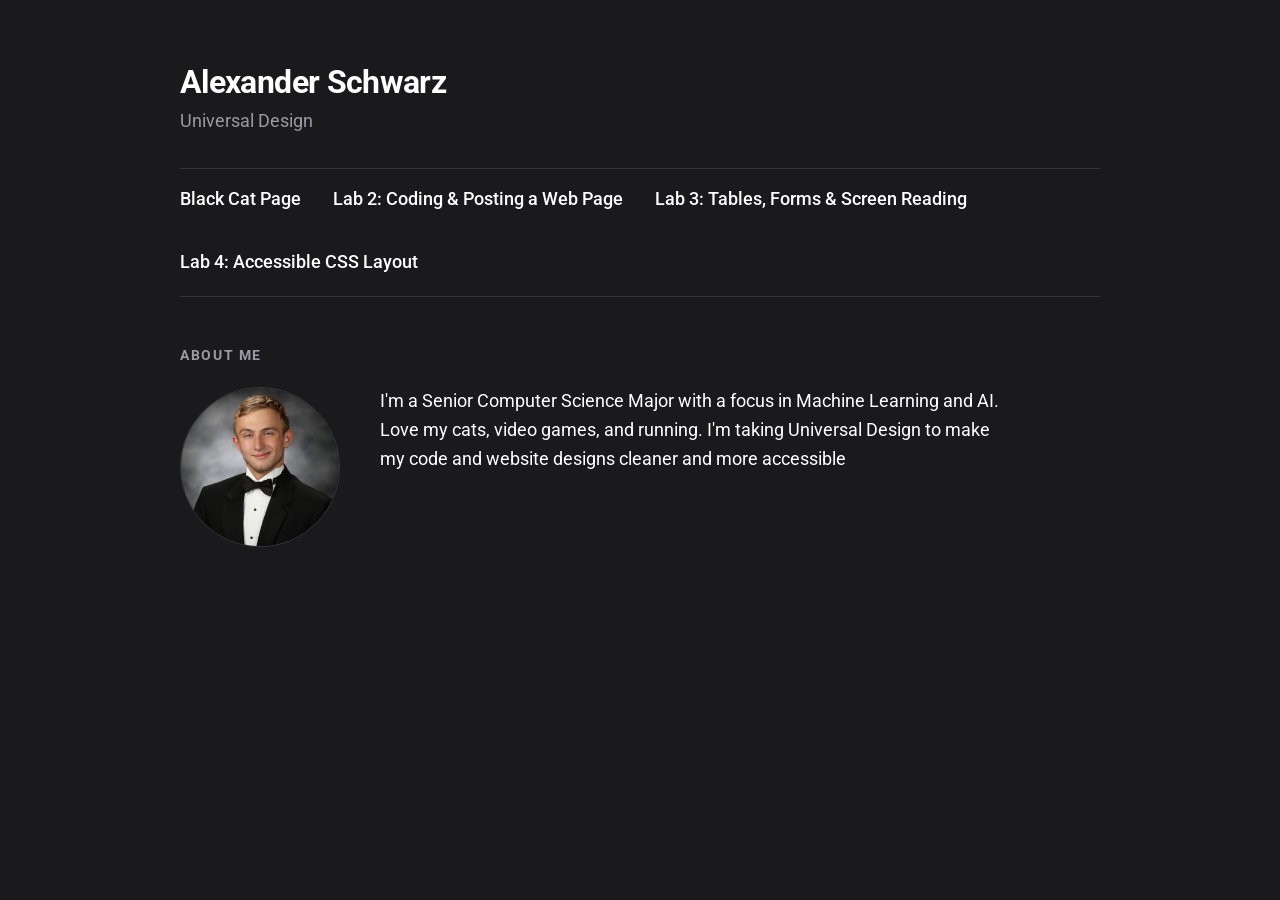
<file: index.html>
<!DOCTYPE html>
<html lang="en">
<head>
  <meta charset="utf-8">
  <meta name="viewport" content="width=device-width, initial-scale=1">
  <title>Alexander Schwarz</title>
  <meta name="description" content="Alexander Schwarz, senior computer science major. Lab projects for Universal Design.">
  <link rel="icon" href="favicon.ico">
  <link rel="preconnect" href="https://fonts.googleapis.com">
  <link rel="preconnect" href="https://fonts.gstatic.com" crossorigin>
  <link rel="stylesheet" href="https://fonts.googleapis.com/css2?family=Roboto:wght@400;500;700&amp;display=swap">
  <link rel="stylesheet" href="styles.css">
</head>

<body>

  <a class="skip-link" href="#main">Skip to main content</a>

  <header>
    <h1>Alexander Schwarz</h1>
    <p class="role">Universal Design</p>

    <nav aria-labelledby="nav-heading">
      <h2 id="nav-heading" class="visually-hidden">Lab projects</h2>
      <ul>
                <li><a href="https://amswulf.github.io/universal-design/black-cat-wikipedia/">Black Cat Page</a></li>
        <li><a href="https://amswulf.github.io/universal-design/bengal-cat-wikipedia/">Lab 2: Coding &amp; Posting a Web Page</a></li>
        <li><a href="https://amswulf.github.io/universal-design/Screen-Reader-Tables/">Lab 3: Tables, Forms &amp; Screen Reading</a></li>
        <li><a href="https://amswulf.github.io/universal-design/big-cats-css-layout/">Lab 4: Accessible CSS Layout</a></li>
      </ul>
    </nav>
  </header>

  <main id="main">
    <section aria-labelledby="about-heading">
      <h2 id="about-heading">About me</h2>

      <div class="about">
        <img class="portrait" src="portrait.png" width="320" height="320" alt="Alexander Schwarz">
        <div class="bio">
          <p>I'm a Senior Computer Science Major with a focus in Machine Learning and AI. Love my cats, video games, and running. I'm taking Universal Design to make my code and website designs cleaner and more accessible</p>
        </div>
      </div>
    </section>
  </main>

</body>
</html>
</file>
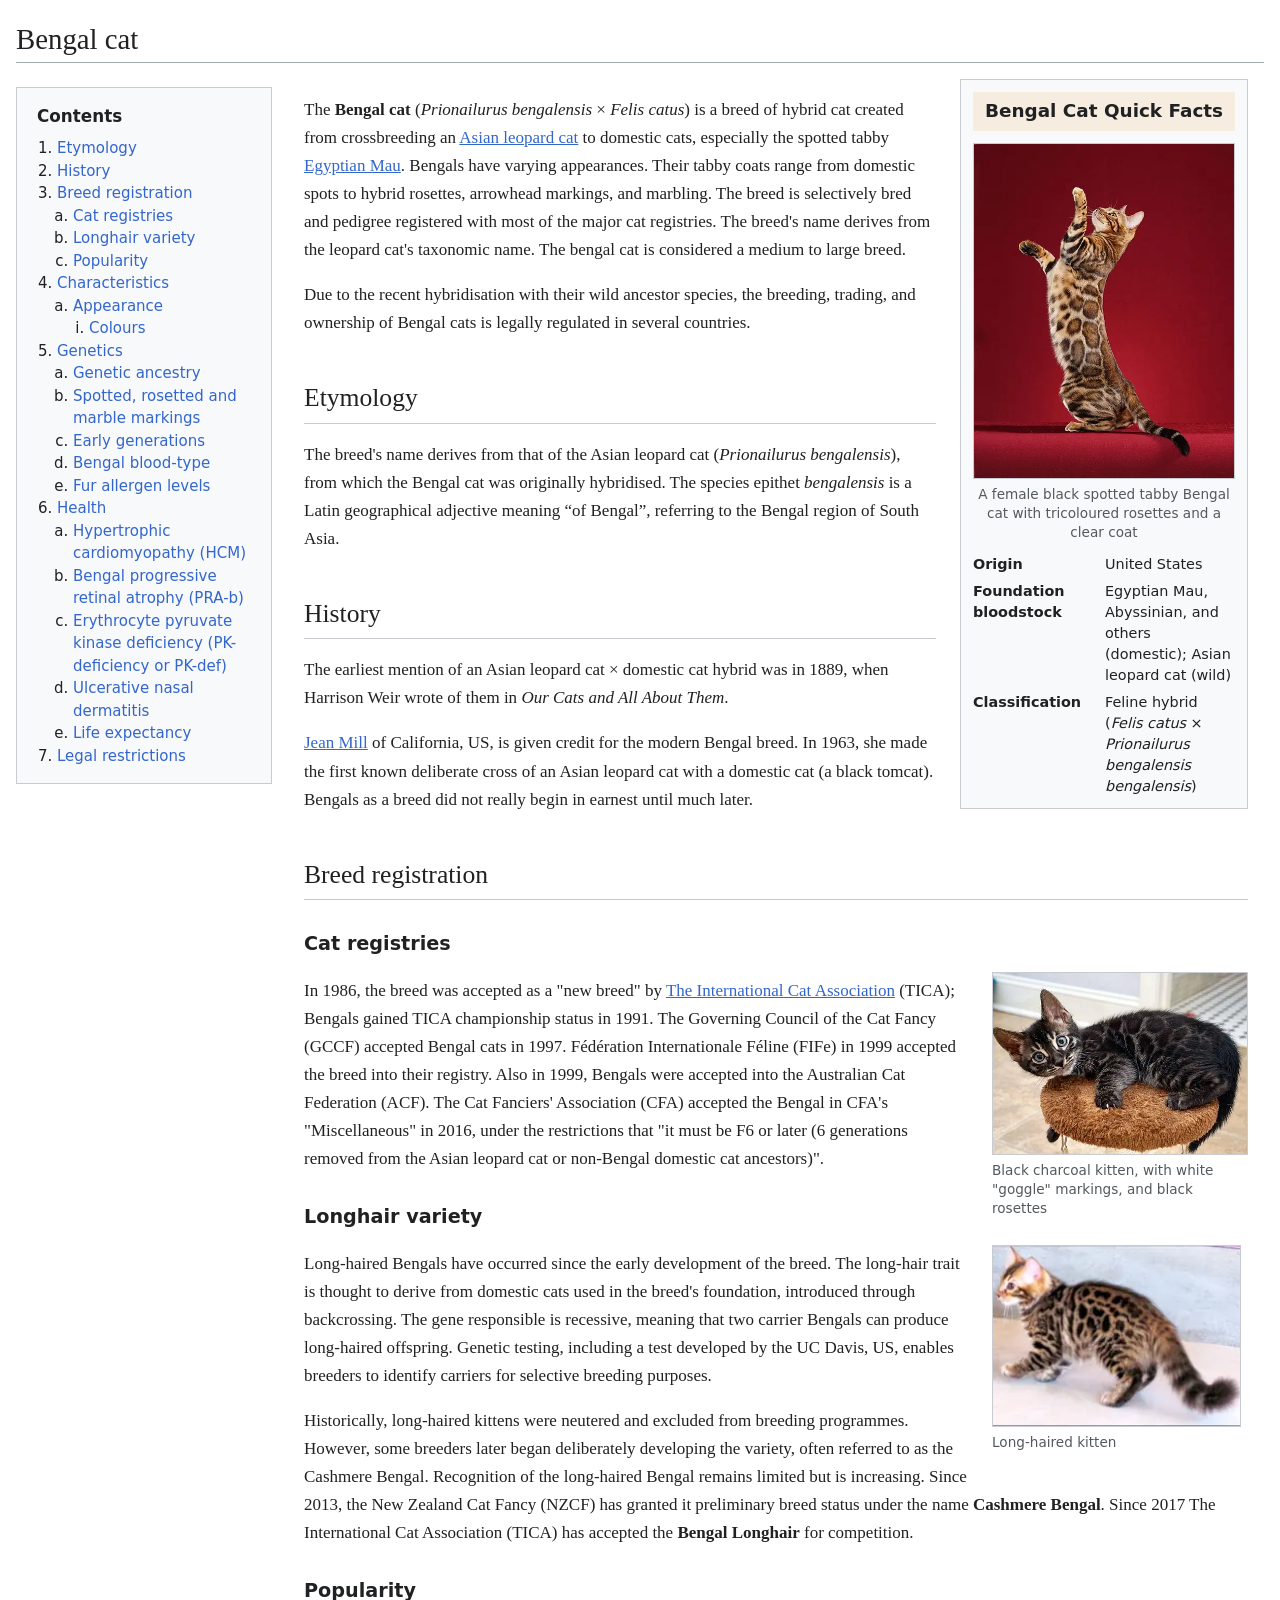
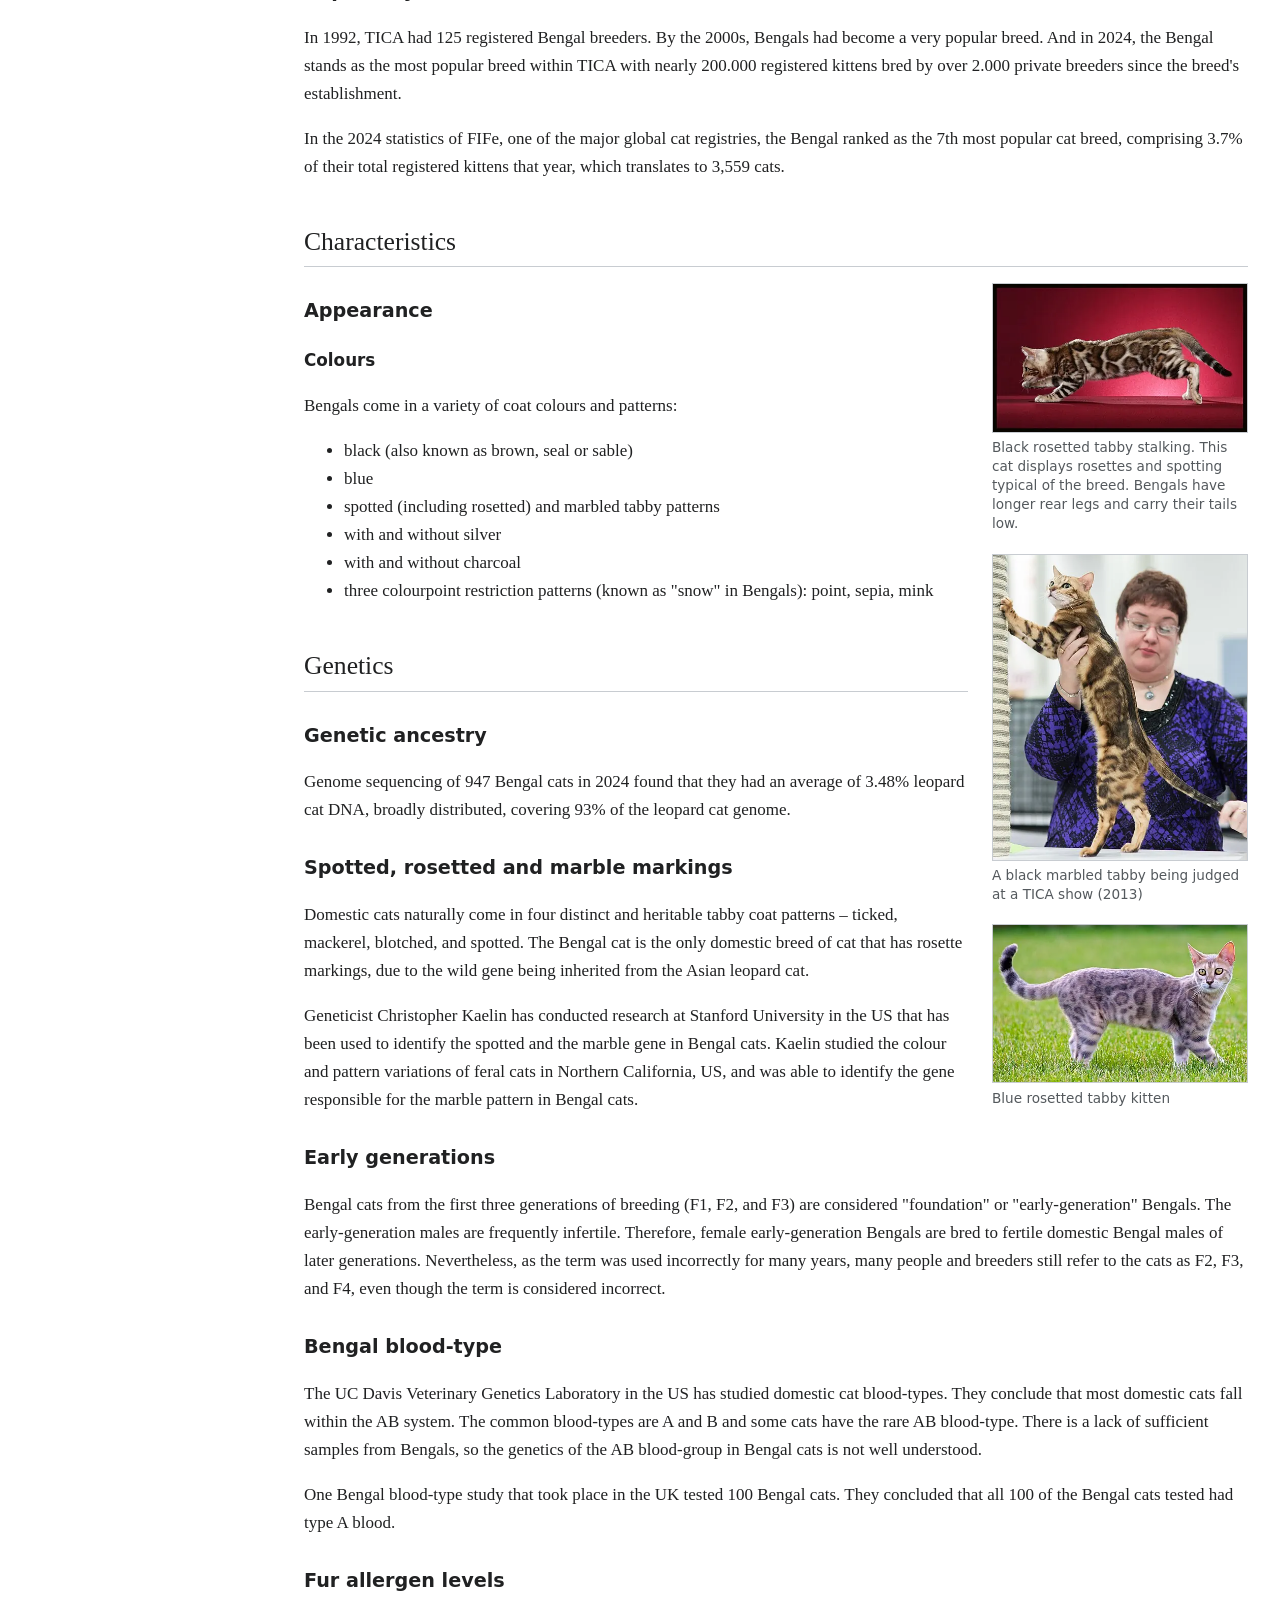
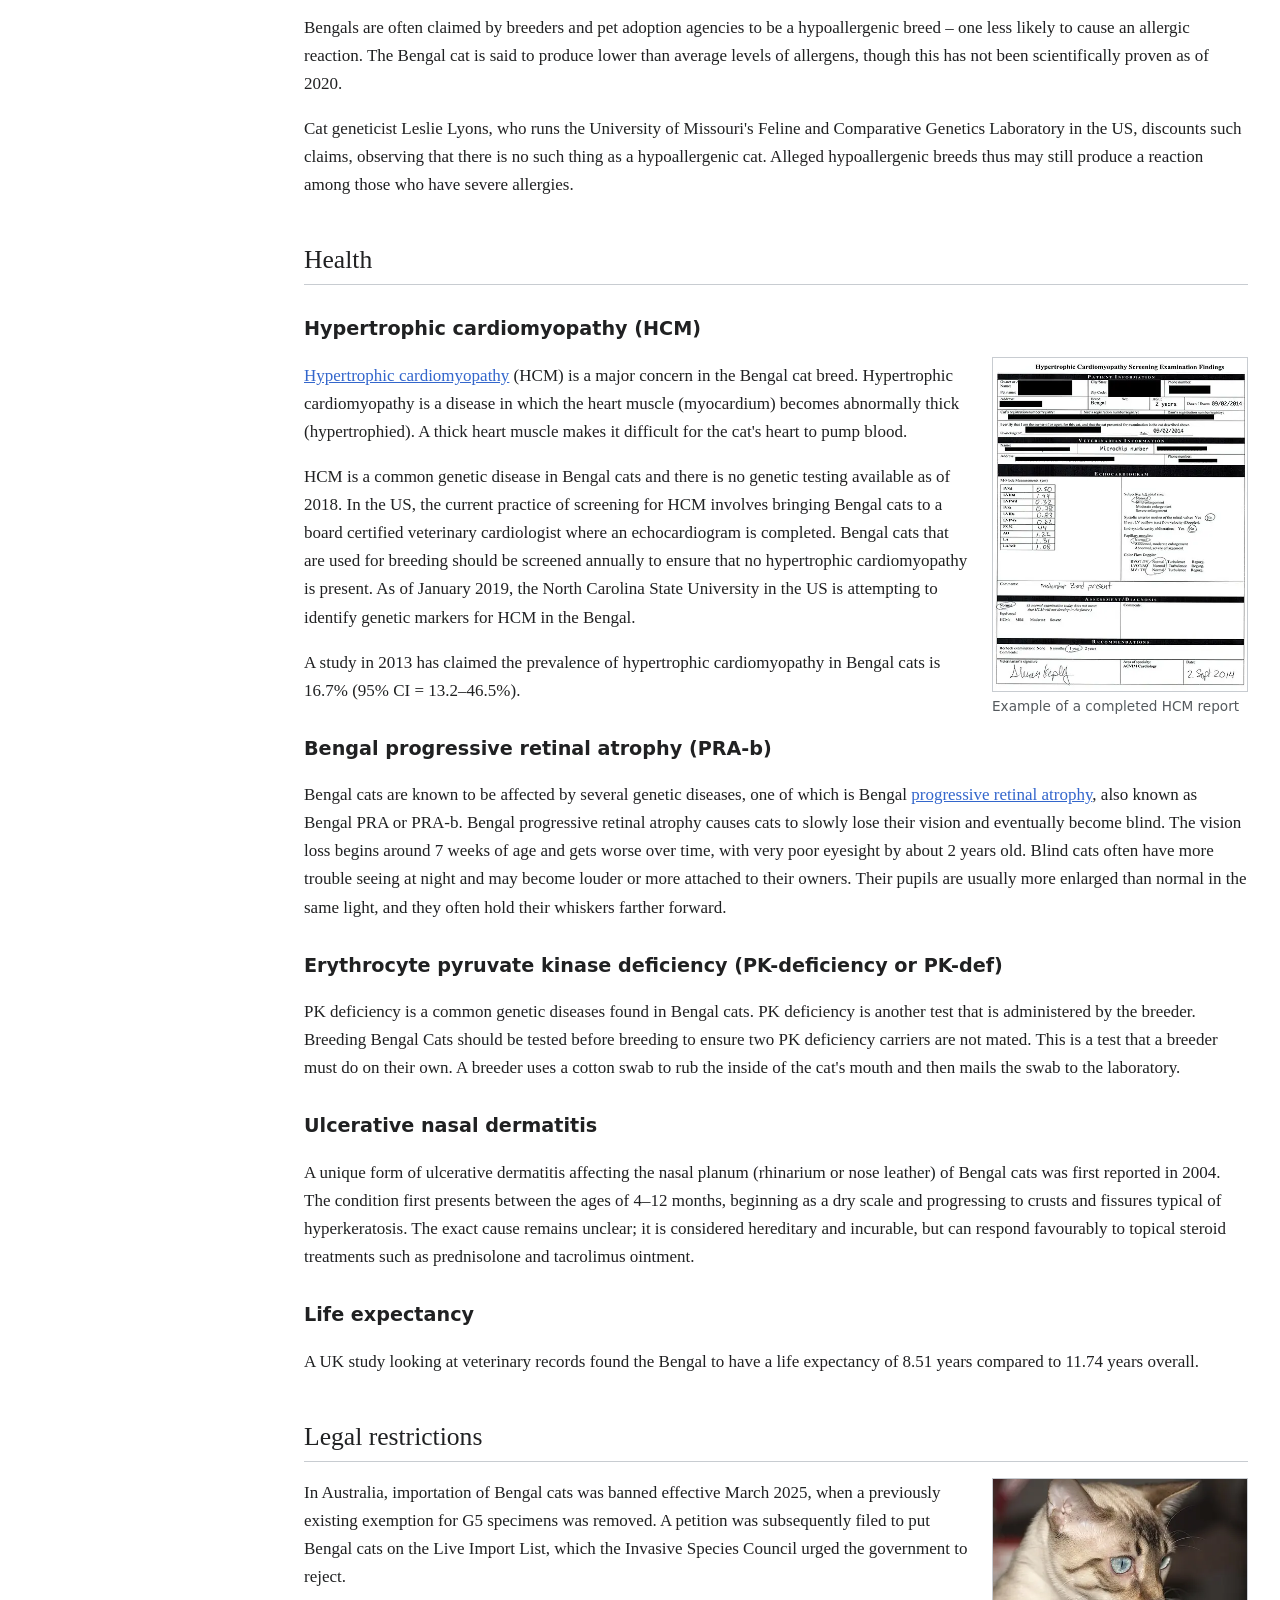
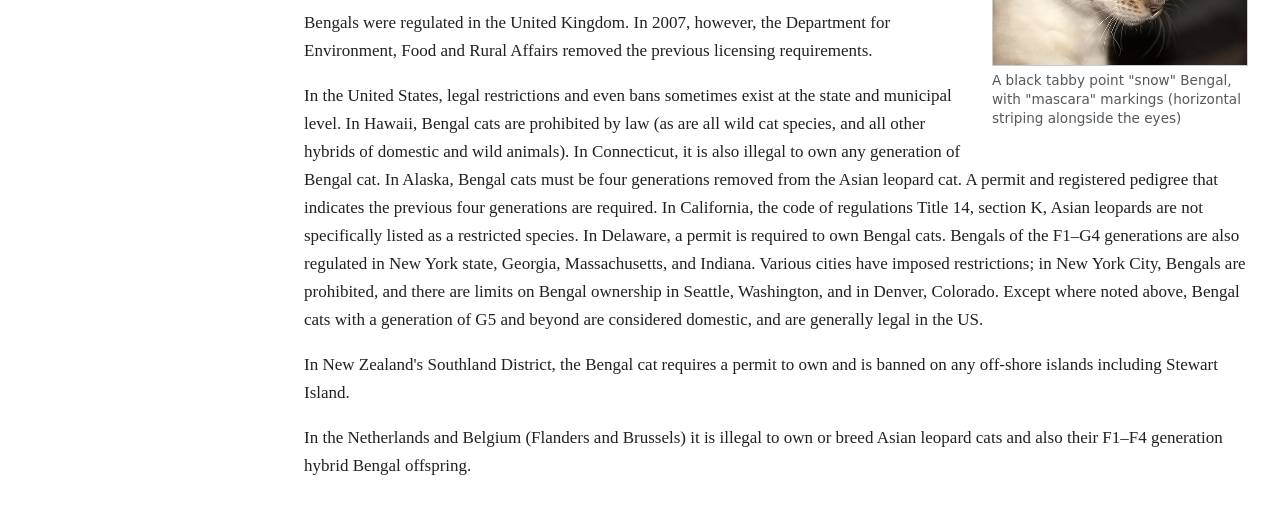
<file: bengal-cat-wikipedia/index.html>
<!DOCTYPE html>
<html lang="en">
<head>
  <meta charset="utf-8">
  <meta name="viewport" content="width=device-width, initial-scale=1">
  <title>Bengal Cat</title>
  <meta name="description" content="The Bengal cat: a hybrid breed created from crossbreeding the Asian leopard cat with domestic cats. History, breed registration, characteristics, genetics, health, and legal restrictions.">
  <link rel="stylesheet" href="css/styles.css">
</head>
<body>

  <header class="site-header">
    <h1>Bengal cat</h1>
  </header>

  <nav class="toc" aria-labelledby="toc-heading">
    <h2 id="toc-heading">Contents</h2>
    <ol>
      <li><a href="#etymology">Etymology</a></li>
      <li><a href="#history">History</a></li>
      <li><a href="#breed-registration">Breed registration</a>
        <ol>
          <li><a href="#cat-registries">Cat registries</a></li>
          <li><a href="#longhair-variety">Longhair variety</a></li>
          <li><a href="#popularity">Popularity</a></li>
        </ol>
      </li>
      <li><a href="#characteristics">Characteristics</a>
        <ol>
          <li><a href="#appearance">Appearance</a>
            <ol>
              <li><a href="#colours">Colours</a></li>
            </ol>
          </li>
        </ol>
      </li>
      <li><a href="#genetics">Genetics</a>
        <ol>
          <li><a href="#genetic-ancestry">Genetic ancestry</a></li>
          <li><a href="#markings">Spotted, rosetted and marble markings</a></li>
          <li><a href="#early-generations">Early generations</a></li>
          <li><a href="#blood-type">Bengal blood-type</a></li>
          <li><a href="#fur-allergen-levels">Fur allergen levels</a></li>
        </ol>
      </li>
      <li><a href="#health">Health</a>
        <ol>
          <li><a href="#hcm">Hypertrophic cardiomyopathy (HCM)</a></li>
          <li><a href="#pra-b">Bengal progressive retinal atrophy (PRA-b)</a></li>
          <li><a href="#pk-deficiency">Erythrocyte pyruvate kinase deficiency (PK-deficiency or PK-def)</a></li>
          <li><a href="#nasal-dermatitis">Ulcerative nasal dermatitis</a></li>
          <li><a href="#life-expectancy">Life expectancy</a></li>
        </ol>
      </li>
      <li><a href="#legal-restrictions">Legal restrictions</a></li>
    </ol>
  </nav>

  <main>
    <aside class="infobox" aria-labelledby="infobox-heading">
      <h2 id="infobox-heading">Bengal Cat Quick Facts</h2>
      <figure>
        <picture>
          <source srcset="images/bengal-standing.webp" type="image/webp">
          <img src="images/bengal-standing.jpg" width="500" height="642" alt="A spotted Bengal cat standing on its hind legs against a red backdrop, front paws raised">
        </picture>
        <figcaption>A female black spotted tabby Bengal cat with tricoloured rosettes and a clear coat</figcaption>
      </figure>
      <dl>
        <dt>Origin</dt>
        <dd>United States</dd>
        <dt>Foundation bloodstock</dt>
        <dd>Egyptian Mau, Abyssinian, and others (domestic); Asian leopard cat (wild)</dd>
        <dt>Classification</dt>
        <dd>Feline hybrid (<i lang="la">Felis catus</i> × <i lang="la">Prionailurus bengalensis bengalensis</i>)</dd>
      </dl>
    </aside>

    <p>The <b>Bengal cat</b> (<i lang="la">Prionailurus bengalensis</i> × <i lang="la">Felis catus</i>) is a breed of hybrid cat created from crossbreeding an <a href="https://en.wikipedia.org/wiki/Leopard_cat">Asian leopard cat</a> to domestic cats, especially the spotted tabby <a href="https://en.wikipedia.org/wiki/Egyptian_Mau">Egyptian Mau</a>. Bengals have varying appearances. Their tabby coats range from domestic spots to hybrid rosettes, arrowhead markings, and marbling. The breed is selectively bred and pedigree registered with most of the major cat registries. The breed's name derives from the leopard cat's taxonomic name. The bengal cat is considered a medium to large breed.</p>
    <p>Due to the recent hybridisation with their wild ancestor species, the breeding, trading, and ownership of Bengal cats is legally regulated in several countries.</p>

    <section id="etymology">
      <h2>Etymology</h2>
      <p>The breed's name derives from that of the Asian leopard cat (<i lang="la">Prionailurus bengalensis</i>), from which the Bengal cat was originally hybridised. The species epithet <i lang="la">bengalensis</i> is a Latin geographical adjective meaning “of Bengal”, referring to the Bengal region of South Asia.</p>
    </section>

    <section id="history">
      <h2>History</h2>
      <p>The earliest mention of an Asian leopard cat × domestic cat hybrid was in 1889, when Harrison Weir wrote of them in <cite>Our Cats and All About Them</cite>.</p>
      <p><a href="https://en.wikipedia.org/wiki/Jean_Mill">Jean Mill</a> of California, US, is given credit for the modern Bengal breed. In 1963, she made the first known deliberate cross of an Asian leopard cat with a domestic cat (a black tomcat). Bengals as a breed did not really begin in earnest until much later.</p>
    </section>

    <section id="breed-registration">
      <h2>Breed registration</h2>

      <section id="cat-registries">
        <h3>Cat registries</h3>
        <figure class="figure-right">
          <picture>
            <source srcset="images/charcoal-kitten.webp" type="image/webp">
            <img src="images/charcoal-kitten.jpg" width="500" height="357" loading="lazy" alt="A dark charcoal Bengal kitten lying on a round cat perch, looking toward the camera">
          </picture>
          <figcaption>Black charcoal kitten, with white "goggle" markings, and black rosettes</figcaption>
        </figure>
        <p>In 1986, the breed was accepted as a "new breed" by <a href="https://en.wikipedia.org/wiki/The_International_Cat_Association">The International Cat Association</a> (TICA); Bengals gained TICA championship status in 1991. The Governing Council of the Cat Fancy (GCCF) accepted Bengal cats in 1997. Fédération Internationale Féline (FIFe) in 1999 accepted the breed into their registry. Also in 1999, Bengals were accepted into the Australian Cat Federation (ACF). The Cat Fanciers' Association (CFA) accepted the Bengal in CFA's "Miscellaneous" in 2016, under the restrictions that "it must be F6 or later (6 generations removed from the Asian leopard cat or non-Bengal domestic cat ancestors)".</p>
      </section>

      <section id="longhair-variety">
        <h3>Longhair variety</h3>
        <figure class="figure-right">
          <picture>
            <source srcset="images/longhair-kitten.webp" type="image/webp">
            <img src="images/longhair-kitten.jpg" width="249" height="182" loading="lazy" alt="A young spotted Bengal kitten walking across a light-coloured floor">
          </picture>
          <figcaption>Long-haired kitten</figcaption>
        </figure>
        <p>Long-haired Bengals have occurred since the early development of the breed. The long-hair trait is thought to derive from domestic cats used in the breed's foundation, introduced through backcrossing. The gene responsible is recessive, meaning that two carrier Bengals can produce long-haired offspring. Genetic testing, including a test developed by the UC Davis, US, enables breeders to identify carriers for selective breeding purposes.</p>
        <p>Historically, long-haired kittens were neutered and excluded from breeding programmes. However, some breeders later began deliberately developing the variety, often referred to as the Cashmere Bengal. Recognition of the long-haired Bengal remains limited but is increasing. Since 2013, the New Zealand Cat Fancy (NZCF) has granted it preliminary breed status under the name <b>Cashmere Bengal</b>. Since 2017 The International Cat Association (TICA) has accepted the <b>Bengal Longhair</b> for competition.</p>
      </section>

      <section id="popularity">
        <h3>Popularity</h3>
        <p>In 1992, TICA had 125 registered Bengal breeders. By the 2000s, Bengals had become a very popular breed. And in 2024, the Bengal stands as the most popular breed within TICA with nearly 200.000 registered kittens bred by over 2.000 private breeders since the breed's establishment.</p>
        <p>In the 2024 statistics of FIFe, one of the major global cat registries, the Bengal ranked as the 7th most popular cat breed, comprising 3.7% of their total registered kittens that year, which translates to 3,559 cats.</p>
      </section>
    </section>

    <section id="characteristics">
      <h2>Characteristics</h2>
      <figure class="figure-right">
        <picture>
          <source srcset="images/rosetted-stalking.webp" type="image/webp">
          <img src="images/rosetted-stalking.jpg" width="500" height="290" loading="lazy" alt="A rosetted Bengal cat crouched low and stalking forward against a red backdrop">
        </picture>
        <figcaption>Black rosetted tabby stalking. This cat displays rosettes and spotting typical of the breed. Bengals have longer rear legs and carry their tails low.</figcaption>
      </figure>
      <figure class="figure-right">
        <picture>
          <source srcset="images/marbled-show.webp" type="image/webp">
          <img src="images/marbled-show.jpg" width="500" height="601" loading="lazy" alt="A judge holding a marbled Bengal cat upright beside a scratching post at a cat show">
        </picture>
        <figcaption>A black marbled tabby being judged at a TICA show (2013)</figcaption>
      </figure>
      <figure class="figure-right">
        <picture>
          <source srcset="images/blue-kitten.webp" type="image/webp">
          <img src="images/blue-kitten.jpg" width="500" height="309" loading="lazy" alt="A grey-blue rosetted Bengal kitten standing on green grass, seen from the side">
        </picture>
        <figcaption>Blue rosetted tabby kitten</figcaption>
      </figure>

      <section id="appearance">
        <h3>Appearance</h3>

        <section id="colours">
          <h4>Colours</h4>
          <p>Bengals come in a variety of coat colours and patterns:</p>
          <ul>
            <li>black (also known as brown, seal or sable)</li>
            <li>blue</li>
            <li>spotted (including rosetted) and marbled tabby patterns</li>
            <li>with and without silver</li>
            <li>with and without charcoal</li>
            <li>three colourpoint restriction patterns (known as "snow" in Bengals): point, sepia, mink</li>
          </ul>
        </section>
      </section>
    </section>

    <section id="genetics">
      <h2>Genetics</h2>

      <section id="genetic-ancestry">
        <h3>Genetic ancestry</h3>
        <p>Genome sequencing of 947 Bengal cats in 2024 found that they had an average of 3.48% leopard cat DNA, broadly distributed, covering 93% of the leopard cat genome.</p>
      </section>

      <section id="markings">
        <h3>Spotted, rosetted and marble markings</h3>
        <p>Domestic cats naturally come in four distinct and heritable tabby coat patterns – ticked, mackerel, blotched, and spotted. The Bengal cat is the only domestic breed of cat that has rosette markings, due to the wild gene being inherited from the Asian leopard cat.</p>
        <p>Geneticist Christopher Kaelin has conducted research at Stanford University in the US that has been used to identify the spotted and the marble gene in Bengal cats. Kaelin studied the colour and pattern variations of feral cats in Northern California, US, and was able to identify the gene responsible for the marble pattern in Bengal cats.</p>
      </section>

      <section id="early-generations">
        <h3>Early generations</h3>
        <p>Bengal cats from the first three generations of breeding (F1, F2, and F3) are considered "foundation" or "early-generation" Bengals. The early-generation males are frequently infertile. Therefore, female early-generation Bengals are bred to fertile domestic Bengal males of later generations. Nevertheless, as the term was used incorrectly for many years, many people and breeders still refer to the cats as F2, F3, and F4, even though the term is considered incorrect.</p>
      </section>

      <section id="blood-type">
        <h3>Bengal blood-type</h3>
        <p>The UC Davis Veterinary Genetics Laboratory in the US has studied domestic cat blood-types. They conclude that most domestic cats fall within the AB system. The common blood-types are A and B and some cats have the rare AB blood-type. There is a lack of sufficient samples from Bengals, so the genetics of the AB blood-group in Bengal cats is not well understood.</p>
        <p>One Bengal blood-type study that took place in the UK tested 100 Bengal cats. They concluded that all 100 of the Bengal cats tested had type A blood.</p>
      </section>

      <section id="fur-allergen-levels">
        <h3>Fur allergen levels</h3>
        <p>Bengals are often claimed by breeders and pet adoption agencies to be a hypoallergenic breed – one less likely to cause an allergic reaction. The Bengal cat is said to produce lower than average levels of allergens, though this has not been scientifically proven as of 2020.</p>
        <p>Cat geneticist Leslie Lyons, who runs the University of Missouri's Feline and Comparative Genetics Laboratory in the US, discounts such claims, observing that there is no such thing as a hypoallergenic cat. Alleged hypoallergenic breeds thus may still produce a reaction among those who have severe allergies.</p>
      </section>
    </section>

    <section id="health">
      <h2>Health</h2>

      <section id="hcm">
        <h3>Hypertrophic cardiomyopathy (HCM)</h3>
        <figure class="figure-right">
          <picture>
            <source srcset="images/hcm-report.webp" type="image/webp">
            <img src="images/hcm-report.jpg" width="500" height="655" loading="lazy" alt="A completed hypertrophic cardiomyopathy screening form for a two-year-old Bengal, with echocardiogram measurements and a normal diagnosis circled">
          </picture>
          <figcaption>Example of a completed HCM report</figcaption>
        </figure>
        <p><a href="https://en.wikipedia.org/wiki/Hypertrophic_cardiomyopathy">Hypertrophic cardiomyopathy</a> (HCM) is a major concern in the Bengal cat breed. Hypertrophic cardiomyopathy is a disease in which the heart muscle (myocardium) becomes abnormally thick (hypertrophied). A thick heart muscle makes it difficult for the cat's heart to pump blood.</p>
        <p>HCM is a common genetic disease in Bengal cats and there is no genetic testing available as of 2018. In the US, the current practice of screening for HCM involves bringing Bengal cats to a board certified veterinary cardiologist where an echocardiogram is completed. Bengal cats that are used for breeding should be screened annually to ensure that no hypertrophic cardiomyopathy is present. As of January 2019, the North Carolina State University in the US is attempting to identify genetic markers for HCM in the Bengal.</p>
        <p>A study in 2013 has claimed the prevalence of hypertrophic cardiomyopathy in Bengal cats is 16.7% (95% CI = 13.2–46.5%).</p>
      </section>

      <section id="pra-b">
        <h3>Bengal progressive retinal atrophy (PRA-b)</h3>
        <p>Bengal cats are known to be affected by several genetic diseases, one of which is Bengal <a href="https://en.wikipedia.org/wiki/Progressive_retinal_atrophy">progressive retinal atrophy</a>, also known as Bengal PRA or PRA-b. Bengal progressive retinal atrophy causes cats to slowly lose their vision and eventually become blind. The vision loss begins around 7 weeks of age and gets worse over time, with very poor eyesight by about 2 years old. Blind cats often have more trouble seeing at night and may become louder or more attached to their owners. Their pupils are usually more enlarged than normal in the same light, and they often hold their whiskers farther forward.</p>
      </section>

      <section id="pk-deficiency">
        <h3>Erythrocyte pyruvate kinase deficiency (PK-deficiency or PK-def)</h3>
        <p>PK deficiency is a common genetic diseases found in Bengal cats. PK deficiency is another test that is administered by the breeder. Breeding Bengal Cats should be tested before breeding to ensure two PK deficiency carriers are not mated. This is a test that a breeder must do on their own. A breeder uses a cotton swab to rub the inside of the cat's mouth and then mails the swab to the laboratory.</p>
      </section>

      <section id="nasal-dermatitis">
        <h3>Ulcerative nasal dermatitis</h3>
        <p>A unique form of ulcerative dermatitis affecting the nasal planum (rhinarium or nose leather) of Bengal cats was first reported in 2004. The condition first presents between the ages of 4–12 months, beginning as a dry scale and progressing to crusts and fissures typical of hyperkeratosis. The exact cause remains unclear; it is considered hereditary and incurable, but can respond favourably to topical steroid treatments such as prednisolone and tacrolimus ointment.</p>
      </section>

      <section id="life-expectancy">
        <h3>Life expectancy</h3>
        <p>A UK study looking at veterinary records found the Bengal to have a life expectancy of 8.51 years compared to 11.74 years overall.</p>
      </section>
    </section>

    <section id="legal-restrictions">
      <h2>Legal restrictions</h2>
      <figure class="figure-right">
        <picture>
          <source srcset="images/snow-bengal.webp" type="image/webp">
          <img src="images/snow-bengal.jpg" width="500" height="365" loading="lazy" alt="Close-up of a pale snow Bengal with blue eyes and dark striping beside the eyes">
        </picture>
        <figcaption>A black tabby point "snow" Bengal, with "mascara" markings (horizontal striping alongside the eyes)</figcaption>
      </figure>
      <p>In Australia, importation of Bengal cats was banned effective March 2025, when a previously existing exemption for G5 specimens was removed. A petition was subsequently filed to put Bengal cats on the Live Import List, which the Invasive Species Council urged the government to reject.</p>
      <p>Bengals were regulated in the United Kingdom. In 2007, however, the Department for Environment, Food and Rural Affairs removed the previous licensing requirements.</p>
      <p>In the United States, legal restrictions and even bans sometimes exist at the state and municipal level. In Hawaii, Bengal cats are prohibited by law (as are all wild cat species, and all other hybrids of domestic and wild animals). In Connecticut, it is also illegal to own any generation of Bengal cat. In Alaska, Bengal cats must be four generations removed from the Asian leopard cat. A permit and registered pedigree that indicates the previous four generations are required. In California, the code of regulations Title 14, section K, Asian leopards are not specifically listed as a restricted species. In Delaware, a permit is required to own Bengal cats. Bengals of the F1–G4 generations are also regulated in New York state, Georgia, Massachusetts, and Indiana. Various cities have imposed restrictions; in New York City, Bengals are prohibited, and there are limits on Bengal ownership in Seattle, Washington, and in Denver, Colorado. Except where noted above, Bengal cats with a generation of G5 and beyond are considered domestic, and are generally legal in the US.</p>
      <p>In New Zealand's Southland District, the Bengal cat requires a permit to own and is banned on any off-shore islands including Stewart Island.</p>
      <p>In the Netherlands and Belgium (Flanders and Brussels) it is illegal to own or breed Asian leopard cats and also their F1–F4 generation hybrid Bengal offspring.</p>
    </section>
  </main>

</body>
</html>
</file>
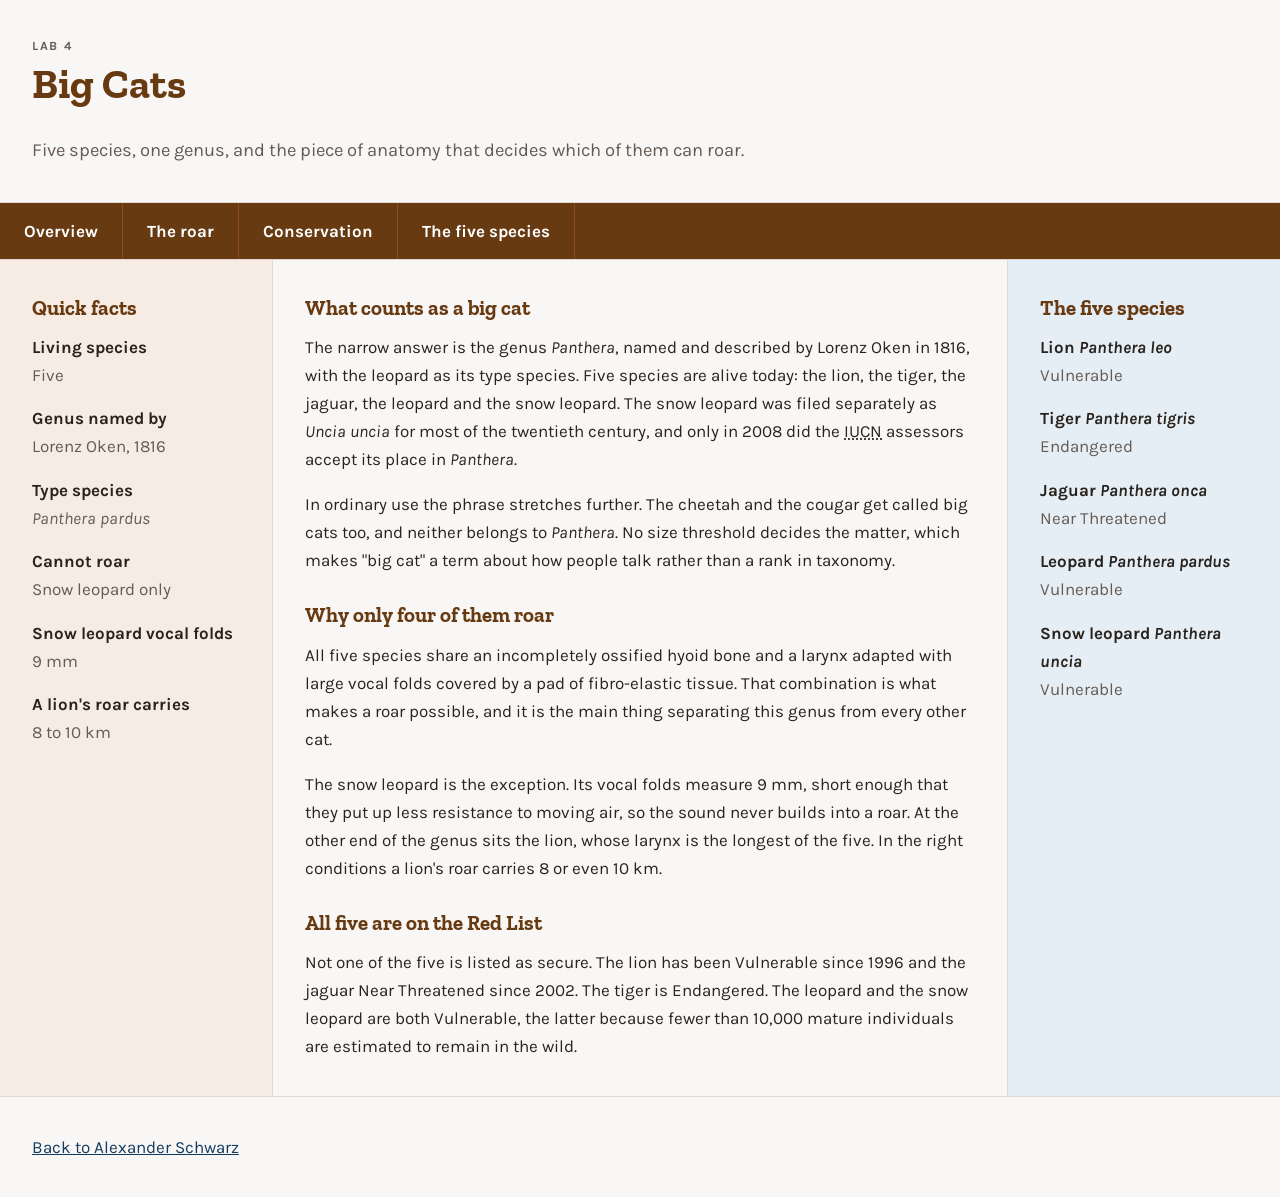
<file: big-cats-css-layout/index.html>
<!DOCTYPE html>
<html lang="en">
<head>
  <meta charset="utf-8">
  <meta name="viewport" content="width=device-width, initial-scale=1">
  <title>Big Cats</title>
  <meta name="description" content="The five living species of Panthera: what counts as a big cat, why only four of them roar, and where each one sits on the IUCN Red List.">
  <link rel="icon" href="favicon.ico">
  <link rel="preconnect" href="https://fonts.googleapis.com">
  <link rel="preconnect" href="https://fonts.gstatic.com" crossorigin>
  <link rel="stylesheet" href="https://fonts.googleapis.com/css2?family=Karla:wght@400;700&amp;family=Zilla+Slab:wght@600;700&amp;display=swap">
  <link rel="stylesheet" href="styles.css">
</head>

<body>

  <a class="skip-link" href="#main">Skip to main content</a>

  <header>
    <p class="kicker">Lab 4</p>
    <h1>Big Cats</h1>
    <p class="tagline">Five species, one genus, and the piece of anatomy that decides which of them can roar.</p>
  </header>

  <nav aria-labelledby="nav-heading">
    <h2 id="nav-heading" class="visually-hidden">Page sections</h2>
    <ul>
      <li><a href="#overview">Overview</a></li>
      <li><a href="#roar">The roar</a></li>
      <li><a href="#conservation">Conservation</a></li>
      <li><a href="#species">The five species</a></li>
    </ul>
  </nav>

  <main id="main">
    <section id="overview" aria-labelledby="overview-heading">
      <h2 id="overview-heading">What counts as a big cat</h2>
      <p>
        The narrow answer is the genus <i>Panthera</i>, named and described by
        Lorenz Oken in <time datetime="1816">1816</time>, with the leopard as its
        type species. Five species are alive today: the lion, the tiger, the jaguar,
        the leopard and the snow leopard. The snow leopard was filed separately as
        <i>Uncia uncia</i> for most of the twentieth century, and only in 2008 did
        the <abbr title="International Union for Conservation of Nature">IUCN</abbr>
        assessors accept its place in <i>Panthera</i>.
      </p>
      <p>
        In ordinary use the phrase stretches further. The cheetah and the cougar get
        called big cats too, and neither belongs to <i>Panthera</i>. No size
        threshold decides the matter, which makes "big cat" a term about how people
        talk rather than a rank in taxonomy.
      </p>
    </section>

    <section id="roar" aria-labelledby="roar-heading">
      <h2 id="roar-heading">Why only four of them roar</h2>
      <p>
        All five species share an incompletely ossified hyoid bone and a larynx
        adapted with large vocal folds covered by a pad of fibro-elastic tissue.
        That combination is what makes a roar possible, and it is the main thing
        separating this genus from every other cat.
      </p>
      <p>
        The snow leopard is the exception. Its vocal folds measure 9&nbsp;mm,
        short enough that they put up less resistance to moving air, so the sound
        never builds into a roar. At the other end of the genus sits the lion, whose
        larynx is the longest of the five. In the right conditions a lion's roar
        carries 8 or even 10&nbsp;km.
      </p>
    </section>

    <section id="conservation" aria-labelledby="conservation-heading">
      <h2 id="conservation-heading">All five are on the Red List</h2>
      <p>
        Not one of the five is listed as secure. The lion has been Vulnerable since
        1996 and the jaguar Near Threatened since 2002. The tiger is Endangered. The
        leopard and the snow leopard are both Vulnerable, the latter because fewer
        than 10,000 mature individuals are estimated to remain in the wild.
      </p>
    </section>
  </main>

  <aside id="facts" aria-labelledby="facts-heading">
    <h2 id="facts-heading">Quick facts</h2>
    <dl>
      <dt>Living species</dt>
      <dd>Five</dd>

      <dt>Genus named by</dt>
      <dd>Lorenz Oken, <time datetime="1816">1816</time></dd>

      <dt>Type species</dt>
      <dd><i>Panthera pardus</i></dd>

      <dt>Cannot roar</dt>
      <dd>Snow leopard only</dd>

      <dt>Snow leopard vocal folds</dt>
      <dd>9&nbsp;mm</dd>

      <dt>A lion's roar carries</dt>
      <dd>8 to 10&nbsp;km</dd>
    </dl>
  </aside>

  <aside id="species" aria-labelledby="species-heading">
    <h2 id="species-heading">The five species</h2>
    <dl>
      <dt>Lion <i>Panthera leo</i></dt>
      <dd>Vulnerable</dd>

      <dt>Tiger <i>Panthera tigris</i></dt>
      <dd>Endangered</dd>

      <dt>Jaguar <i>Panthera onca</i></dt>
      <dd>Near Threatened</dd>

      <dt>Leopard <i>Panthera pardus</i></dt>
      <dd>Vulnerable</dd>

      <dt>Snow leopard <i>Panthera uncia</i></dt>
      <dd>Vulnerable</dd>
    </dl>
  </aside>

  <footer>
    <p><a href="https://amswulf.github.io/universal-design/">Back to Alexander Schwarz</a></p>
  </footer>

</body>
</html>
</file>
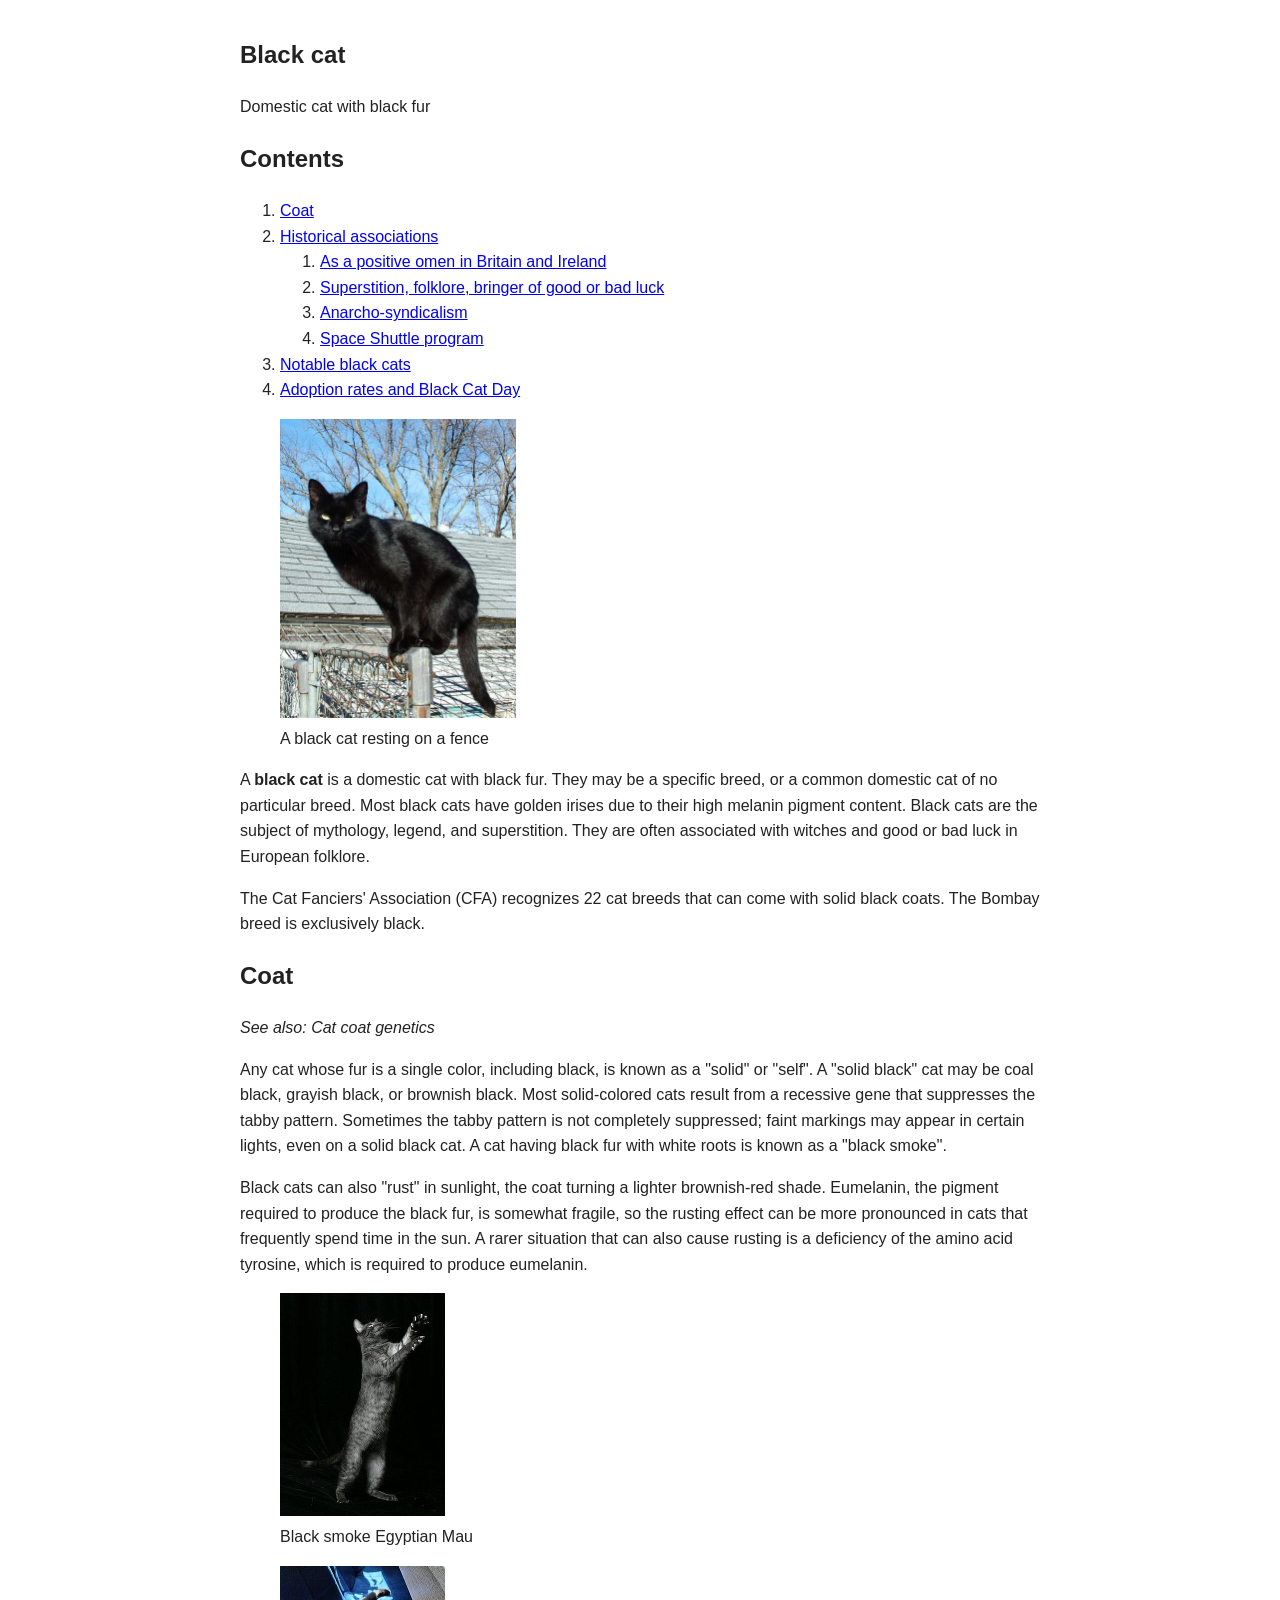
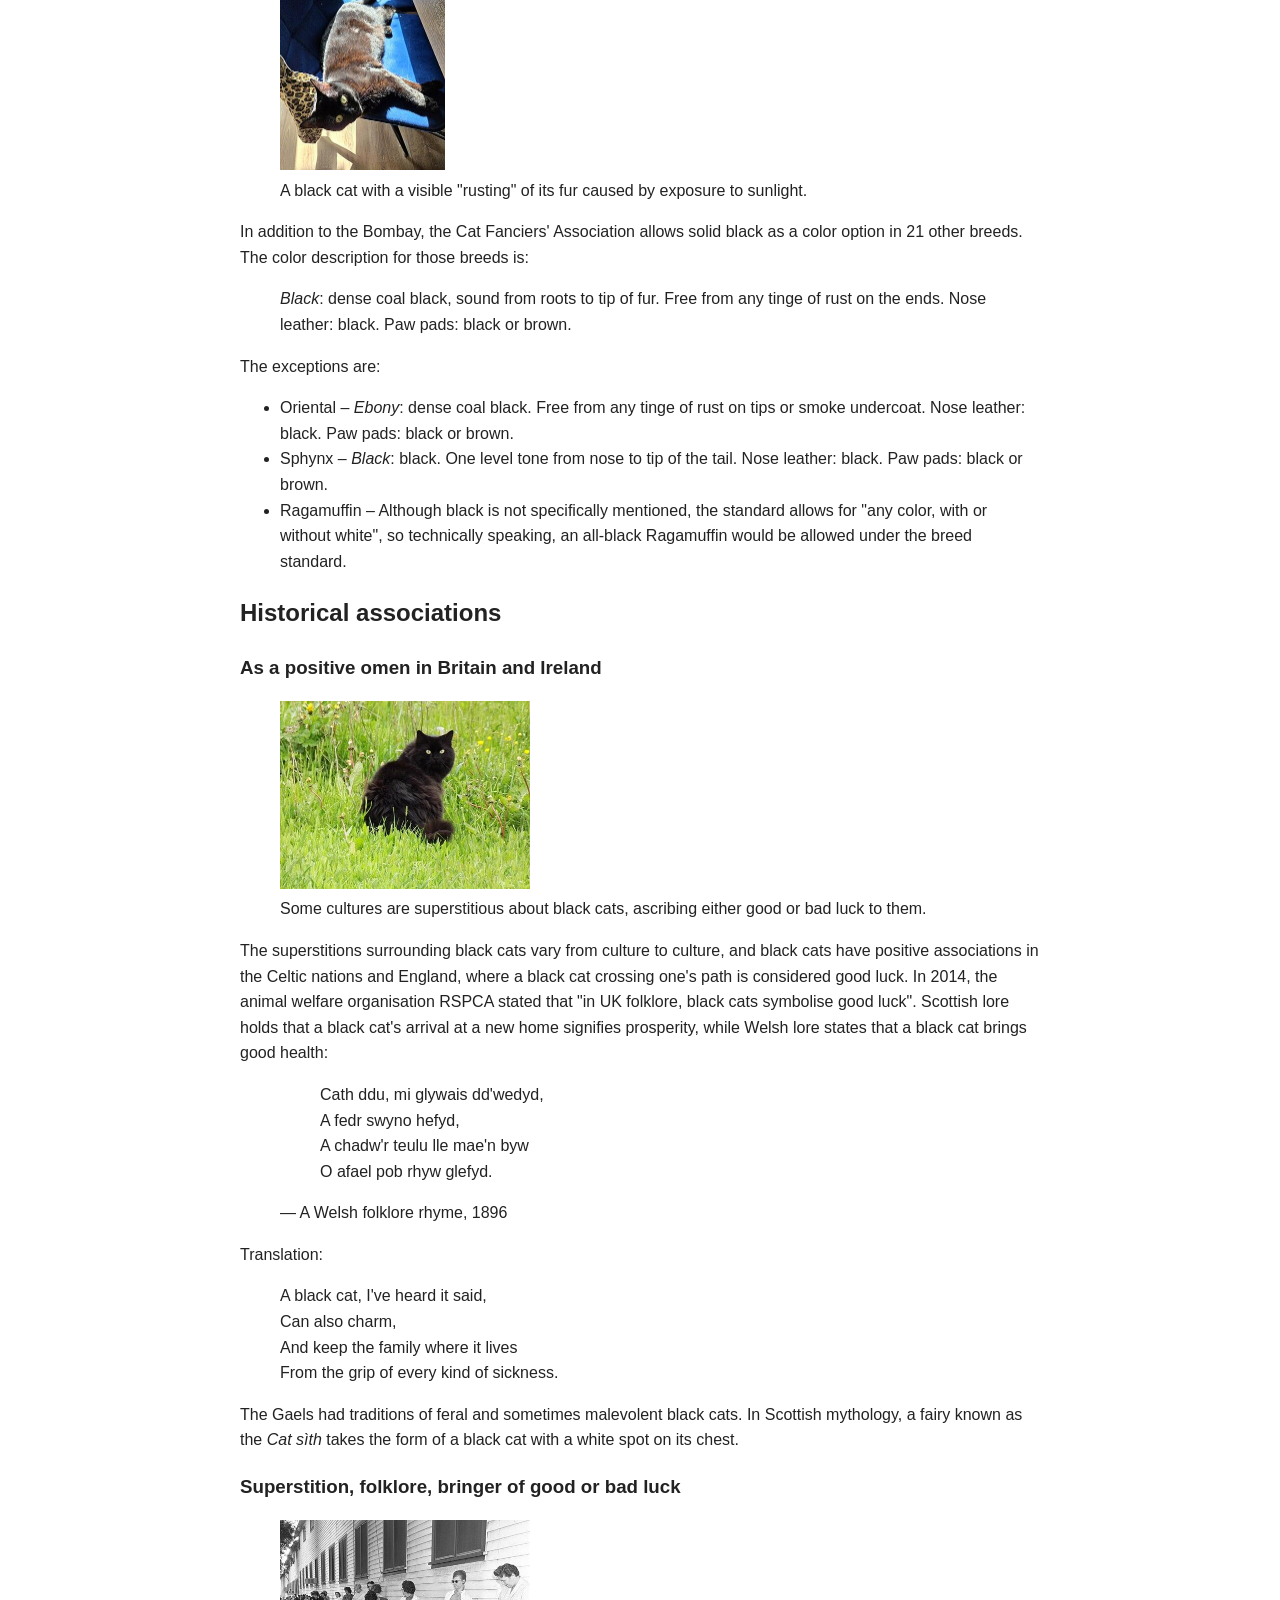
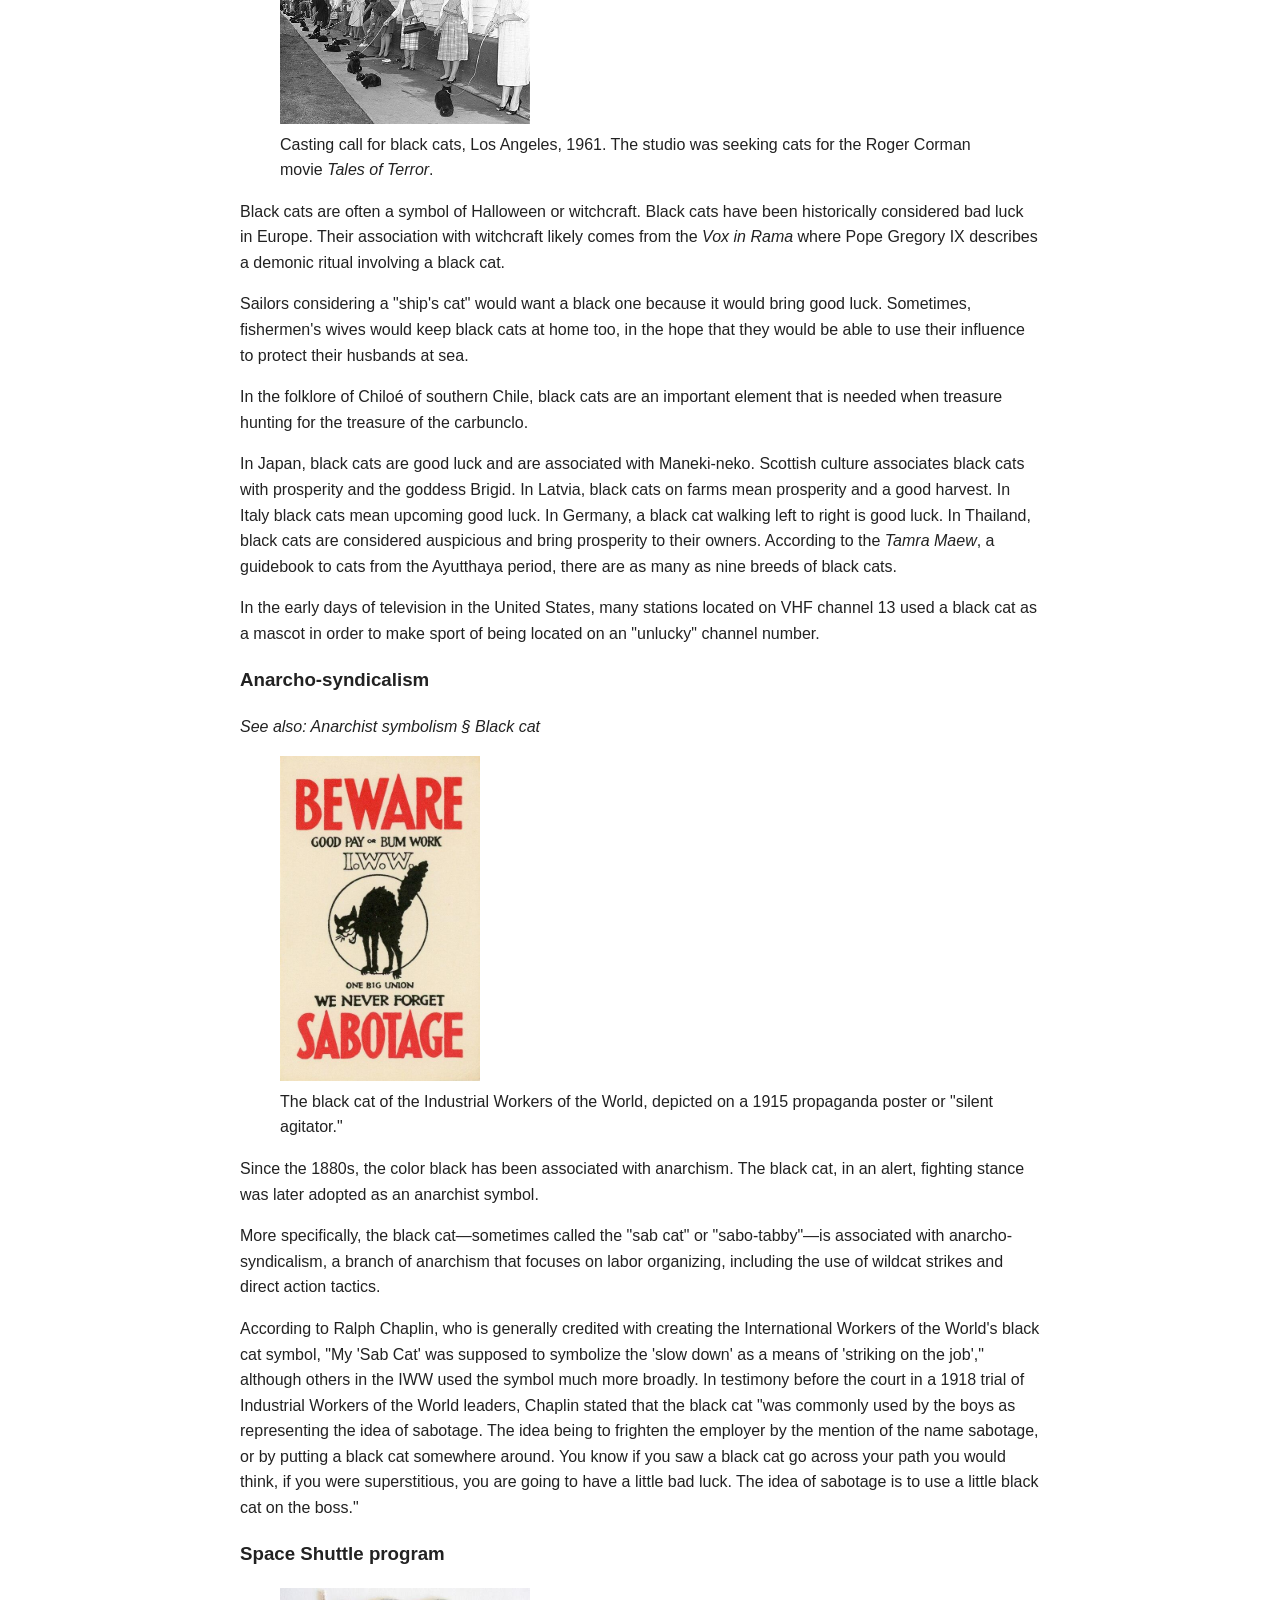
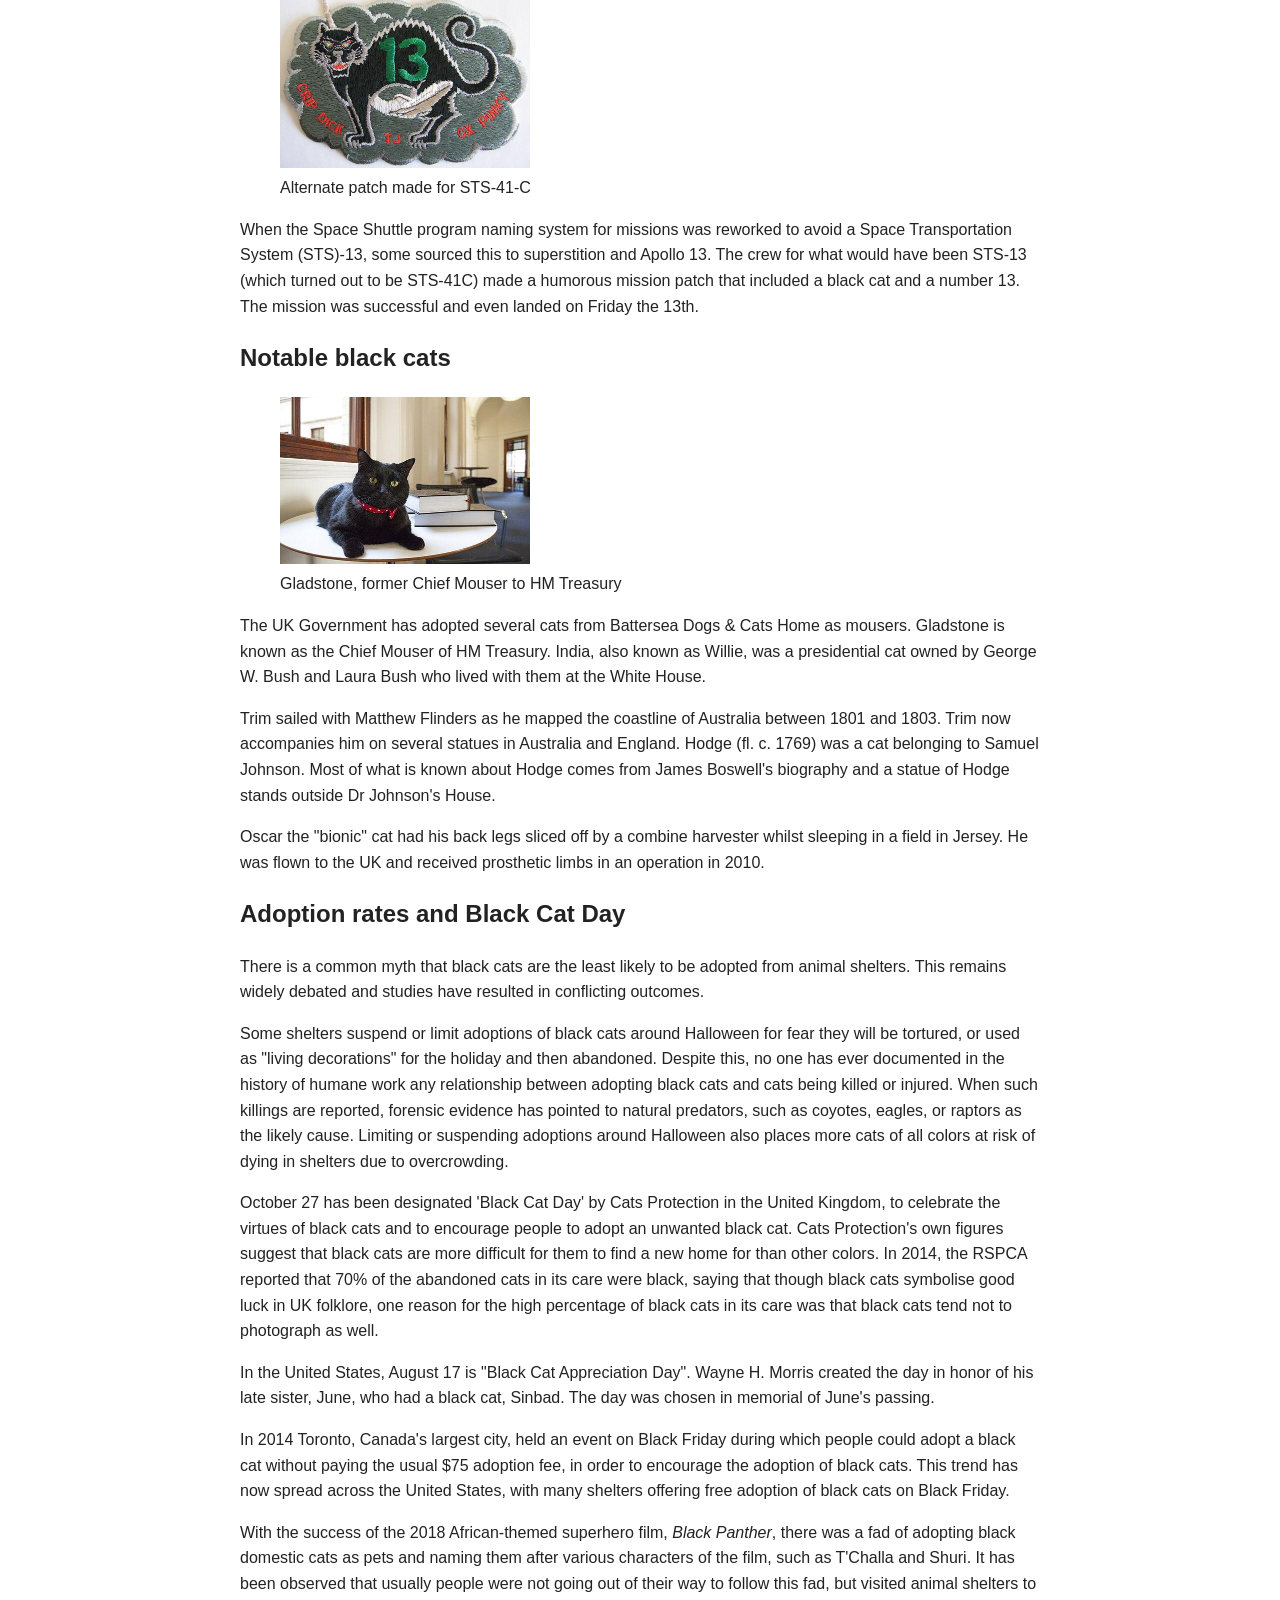
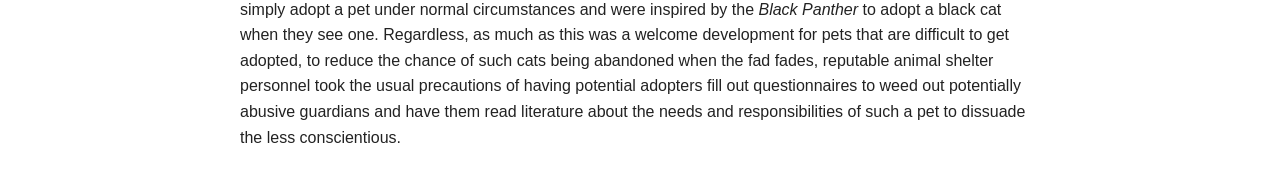
<file: black-cat-wikipedia/index.html>
<!DOCTYPE html>
<html lang="en">
<head>
  <meta charset="utf-8">
  <meta name="viewport" content="width=device-width, initial-scale=1">
  <title>Black Cat</title>
  <link rel="stylesheet" href="css/style.css">
</head>
<body>

  <main>
    <article>
      <header>
        <h1>Black cat</h1>
        <p>Domestic cat with black fur</p>
      </header>

      <nav>
        <h2>Contents</h2>
        <ol>
          <li><a href="#coat">Coat</a></li>
          <li><a href="#historical-associations">Historical associations</a>
            <ol>
              <li><a href="#positive-omen">As a positive omen in Britain and Ireland</a></li>
              <li><a href="#superstition">Superstition, folklore, bringer of good or bad luck</a></li>
              <li><a href="#anarcho-syndicalism">Anarcho-syndicalism</a></li>
              <li><a href="#space-shuttle">Space Shuttle program</a></li>
            </ol>
          </li>
          <li><a href="#notable-black-cats">Notable black cats</a></li>
          <li><a href="#adoption">Adoption rates and Black Cat Day</a></li>
        </ol>
      </nav>

      <figure>
        <img src="images/fence-cat.jpg" width="236" height="300" alt="A black cat sitting on top of a chain-link fence post">
        <figcaption>A black cat resting on a fence</figcaption>
      </figure>

      <p>A <b>black cat</b> is a domestic cat with black fur. They may be a specific breed, or a common domestic cat of no particular breed. Most black cats have golden irises due to their high melanin pigment content. Black cats are the subject of mythology, legend, and superstition. They are often associated with witches and good or bad luck in European folklore.</p>
      <p>The Cat Fanciers' Association (CFA) recognizes 22 cat breeds that can come with solid black coats. The Bombay breed is exclusively black.</p>

      <section id="coat">
        <h2>Coat</h2>
        <p><i>See also: Cat coat genetics</i></p>
        <p>Any cat whose fur is a single color, including black, is known as a "solid" or "self". A "solid black" cat may be coal black, grayish black, or brownish black. Most solid-colored cats result from a recessive gene that suppresses the tabby pattern. Sometimes the tabby pattern is not completely suppressed; faint markings may appear in certain lights, even on a solid black cat. A cat having black fur with white roots is known as a "black smoke".</p>
        <p>Black cats can also "rust" in sunlight, the coat turning a lighter brownish-red shade. Eumelanin, the pigment required to produce the black fur, is somewhat fragile, so the rusting effect can be more pronounced in cats that frequently spend time in the sun. A rarer situation that can also cause rusting is a deficiency of the amino acid tyrosine, which is required to produce eumelanin.</p>

        <figure>
          <img src="images/black-smoke-mau.jpg" width="165" height="223" alt="A smoky grey cat standing on its hind legs reaching upward">
          <figcaption>Black smoke Egyptian Mau</figcaption>
        </figure>
        <figure>
          <img src="images/rusting-cat.jpg" width="165" height="205" alt="A black cat lying on a blue chair in the sun, its fur showing a reddish-brown tint">
          <figcaption>A black cat with a visible "rusting" of its fur caused by exposure to sunlight.</figcaption>
        </figure>

        <p>In addition to the Bombay, the Cat Fanciers' Association allows solid black as a color option in 21 other breeds. The color description for those breeds is:</p>
        <blockquote>
          <p><i>Black</i>: dense coal black, sound from roots to tip of fur. Free from any tinge of rust on the ends. Nose leather: black. Paw pads: black or brown.</p>
        </blockquote>
        <p>The exceptions are:</p>
        <ul>
          <li>Oriental – <i>Ebony</i>: dense coal black. Free from any tinge of rust on tips or smoke undercoat. Nose leather: black. Paw pads: black or brown.</li>
          <li>Sphynx – <i>Black</i>: black. One level tone from nose to tip of the tail. Nose leather: black. Paw pads: black or brown.</li>
          <li>Ragamuffin – Although black is not specifically mentioned, the standard allows for "any color, with or without white", so technically speaking, an all-black Ragamuffin would be allowed under the breed standard.</li>
        </ul>
      </section>

      <section id="historical-associations">
        <h2>Historical associations</h2>

        <section id="positive-omen">
          <h3>As a positive omen in Britain and Ireland</h3>
          <figure>
            <img src="images/cat-in-grass.jpg" width="250" height="188" alt="A fluffy black cat sitting in tall grass looking back at the camera">
            <figcaption>Some cultures are superstitious about black cats, ascribing either good or bad luck to them.</figcaption>
          </figure>
          <p>The superstitions surrounding black cats vary from culture to culture, and black cats have positive associations in the Celtic nations and England, where a black cat crossing one's path is considered good luck. In 2014, the animal welfare organisation RSPCA stated that "in UK folklore, black cats symbolise good luck". Scottish lore holds that a black cat's arrival at a new home signifies prosperity, while Welsh lore states that a black cat brings good health:</p>
          <figure>
            <blockquote lang="cy">
              <p>Cath ddu, mi glywais dd'wedyd,<br>
              A fedr swyno hefyd,<br>
              A chadw'r teulu lle mae'n byw<br>
              O afael pob rhyw glefyd.</p>
            </blockquote>
            <figcaption>— A Welsh folklore rhyme, 1896</figcaption>
          </figure>
          <p>Translation:</p>
          <blockquote>
            <p>A black cat, I've heard it said,<br>
            Can also charm,<br>
            And keep the family where it lives<br>
            From the grip of every kind of sickness.</p>
          </blockquote>
          <p>The Gaels had traditions of feral and sometimes malevolent black cats. In Scottish mythology, a fairy known as the <i>Cat sìth</i> takes the form of a black cat with a white spot on its chest.</p>
        </section>

        <section id="superstition">
          <h3>Superstition, folklore, bringer of good or bad luck</h3>
          <figure>
            <img src="images/casting-call.jpg" width="250" height="204" alt="A line of women holding black cats on leashes along a sidewalk outside a building">
            <figcaption>Casting call for black cats, Los Angeles, 1961. The studio was seeking cats for the Roger Corman movie <cite>Tales of Terror</cite>.</figcaption>
          </figure>
          <p>Black cats are often a symbol of Halloween or witchcraft. Black cats have been historically considered bad luck in Europe. Their association with witchcraft likely comes from the <i>Vox in Rama</i> where Pope Gregory IX describes a demonic ritual involving a black cat.</p>
          <p>Sailors considering a "ship's cat" would want a black one because it would bring good luck. Sometimes, fishermen's wives would keep black cats at home too, in the hope that they would be able to use their influence to protect their husbands at sea.</p>
          <p>In the folklore of Chiloé of southern Chile, black cats are an important element that is needed when treasure hunting for the treasure of the carbunclo.</p>
          <p>In Japan, black cats are good luck and are associated with Maneki-neko. Scottish culture associates black cats with prosperity and the goddess Brigid. In Latvia, black cats on farms mean prosperity and a good harvest. In Italy black cats mean upcoming good luck. In Germany, a black cat walking left to right is good luck. In Thailand, black cats are considered auspicious and bring prosperity to their owners. According to the <i>Tamra Maew</i>, a guidebook to cats from the Ayutthaya period, there are as many as nine breeds of black cats.</p>
          <p>In the early days of television in the United States, many stations located on VHF channel 13 used a black cat as a mascot in order to make sport of being located on an "unlucky" channel number.</p>
        </section>

        <section id="anarcho-syndicalism">
          <h3>Anarcho-syndicalism</h3>
          <p><i>See also: Anarchist symbolism § Black cat</i></p>
          <figure>
            <img src="images/iww-poster.jpg" width="200" height="326" alt="A red and black poster reading Beware and Sabotage, with an arched black cat in a circle">
            <figcaption>The black cat of the Industrial Workers of the World, depicted on a 1915 propaganda poster or "silent agitator."</figcaption>
          </figure>
          <p>Since the 1880s, the color black has been associated with anarchism. The black cat, in an alert, fighting stance was later adopted as an anarchist symbol.</p>
          <p>More specifically, the black cat—sometimes called the "sab cat" or "sabo-tabby"—is associated with anarcho-syndicalism, a branch of anarchism that focuses on labor organizing, including the use of wildcat strikes and direct action tactics.</p>
          <p>According to Ralph Chaplin, who is generally credited with creating the International Workers of the World's black cat symbol, "My 'Sab Cat' was supposed to symbolize the 'slow down' as a means of 'striking on the job'," although others in the IWW used the symbol much more broadly. In testimony before the court in a 1918 trial of Industrial Workers of the World leaders, Chaplin stated that the black cat "was commonly used by the boys as representing the idea of sabotage. The idea being to frighten the employer by the mention of the name sabotage, or by putting a black cat somewhere around. You know if you saw a black cat go across your path you would think, if you were superstitious, you are going to have a little bad luck. The idea of sabotage is to use a little black cat on the boss."</p>
        </section>

        <section id="space-shuttle">
          <h3>Space Shuttle program</h3>
          <figure>
            <img src="images/sts-patch.jpg" width="250" height="180" alt="An embroidered patch of an arched black cat with a green number 13">
            <figcaption>Alternate patch made for STS-41-C</figcaption>
          </figure>
          <p>When the Space Shuttle program naming system for missions was reworked to avoid a Space Transportation System (STS)-13, some sourced this to superstition and Apollo 13. The crew for what would have been STS-13 (which turned out to be STS-41C) made a humorous mission patch that included a black cat and a number 13. The mission was successful and even landed on Friday the 13th.</p>
        </section>
      </section>

      <section id="notable-black-cats">
        <h2>Notable black cats</h2>
        <figure>
          <img src="images/gladstone.jpg" width="250" height="167" alt="A black cat wearing a red polka-dot collar lying on a white table next to books">
          <figcaption>Gladstone, former Chief Mouser to HM Treasury</figcaption>
        </figure>
        <p>The UK Government has adopted several cats from Battersea Dogs &amp; Cats Home as mousers. Gladstone is known as the Chief Mouser of HM Treasury. India, also known as Willie, was a presidential cat owned by George W. Bush and Laura Bush who lived with them at the White House.</p>
        <p>Trim sailed with Matthew Flinders as he mapped the coastline of Australia between 1801 and 1803. Trim now accompanies him on several statues in Australia and England. Hodge (fl. c. 1769) was a cat belonging to Samuel Johnson. Most of what is known about Hodge comes from James Boswell's biography and a statue of Hodge stands outside Dr Johnson's House.</p>
        <p>Oscar the "bionic" cat had his back legs sliced off by a combine harvester whilst sleeping in a field in Jersey. He was flown to the UK and received prosthetic limbs in an operation in 2010.</p>
      </section>

      <section id="adoption">
        <h2>Adoption rates and Black Cat Day</h2>
        <p>There is a common myth that black cats are the least likely to be adopted from animal shelters. This remains widely debated and studies have resulted in conflicting outcomes.</p>
        <p>Some shelters suspend or limit adoptions of black cats around Halloween for fear they will be tortured, or used as "living decorations" for the holiday and then abandoned. Despite this, no one has ever documented in the history of humane work any relationship between adopting black cats and cats being killed or injured. When such killings are reported, forensic evidence has pointed to natural predators, such as coyotes, eagles, or raptors as the likely cause. Limiting or suspending adoptions around Halloween also places more cats of all colors at risk of dying in shelters due to overcrowding.</p>
        <p>October 27 has been designated 'Black Cat Day' by Cats Protection in the United Kingdom, to celebrate the virtues of black cats and to encourage people to adopt an unwanted black cat. Cats Protection's own figures suggest that black cats are more difficult for them to find a new home for than other colors. In 2014, the RSPCA reported that 70% of the abandoned cats in its care were black, saying that though black cats symbolise good luck in UK folklore, one reason for the high percentage of black cats in its care was that black cats tend not to photograph as well.</p>
        <p>In the United States, August 17 is "Black Cat Appreciation Day". Wayne H. Morris created the day in honor of his late sister, June, who had a black cat, Sinbad. The day was chosen in memorial of June's passing.</p>
        <p>In 2014 Toronto, Canada's largest city, held an event on Black Friday during which people could adopt a black cat without paying the usual $75 adoption fee, in order to encourage the adoption of black cats. This trend has now spread across the United States, with many shelters offering free adoption of black cats on Black Friday.</p>
        <p>With the success of the 2018 African-themed superhero film, <cite>Black Panther</cite>, there was a fad of adopting black domestic cats as pets and naming them after various characters of the film, such as T'Challa and Shuri. It has been observed that usually people were not going out of their way to follow this fad, but visited animal shelters to simply adopt a pet under normal circumstances and were inspired by the <cite>Black Panther</cite> to adopt a black cat when they see one. Regardless, as much as this was a welcome development for pets that are difficult to get adopted, to reduce the chance of such cats being abandoned when the fad fades, reputable animal shelter personnel took the usual precautions of having potential adopters fill out questionnaires to weed out potentially abusive guardians and have them read literature about the needs and responsibilities of such a pet to dissuade the less conscientious.</p>
      </section>
    </article>
  </main>

</body>
</html>
</file>
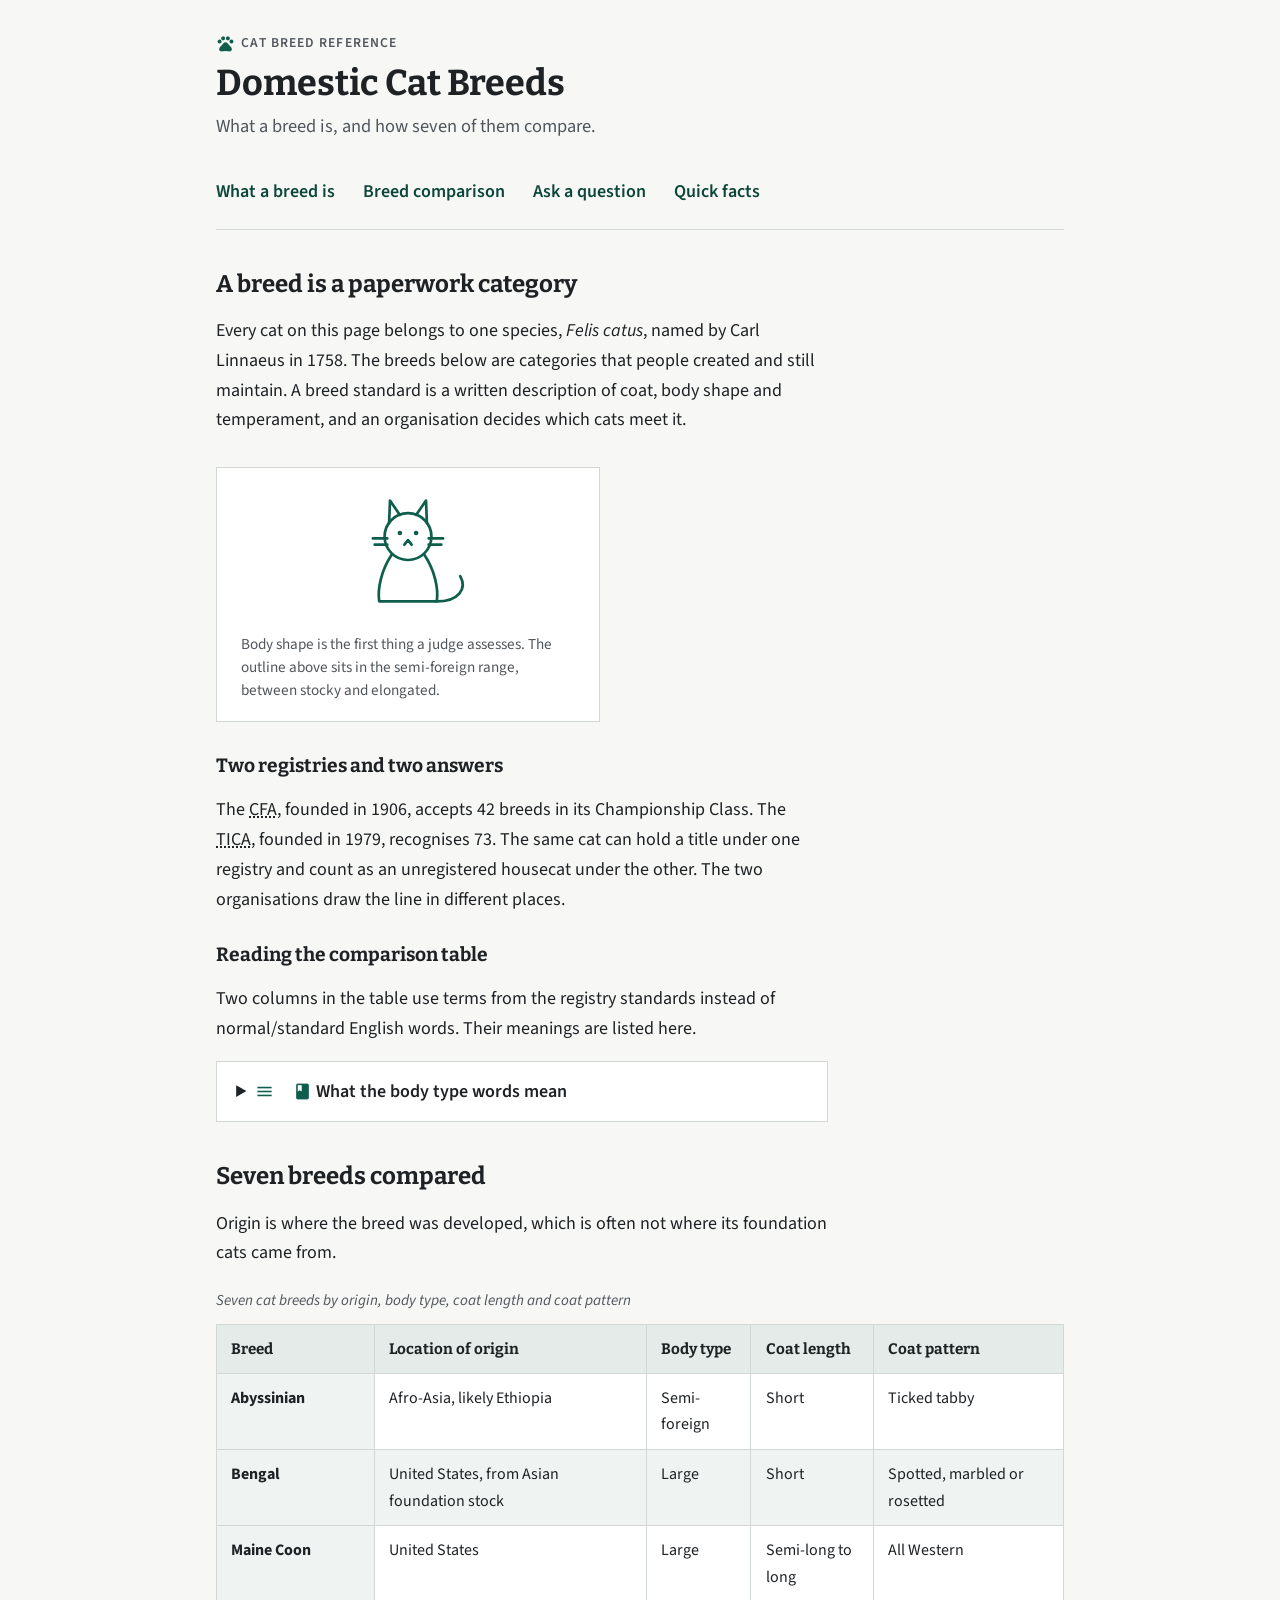
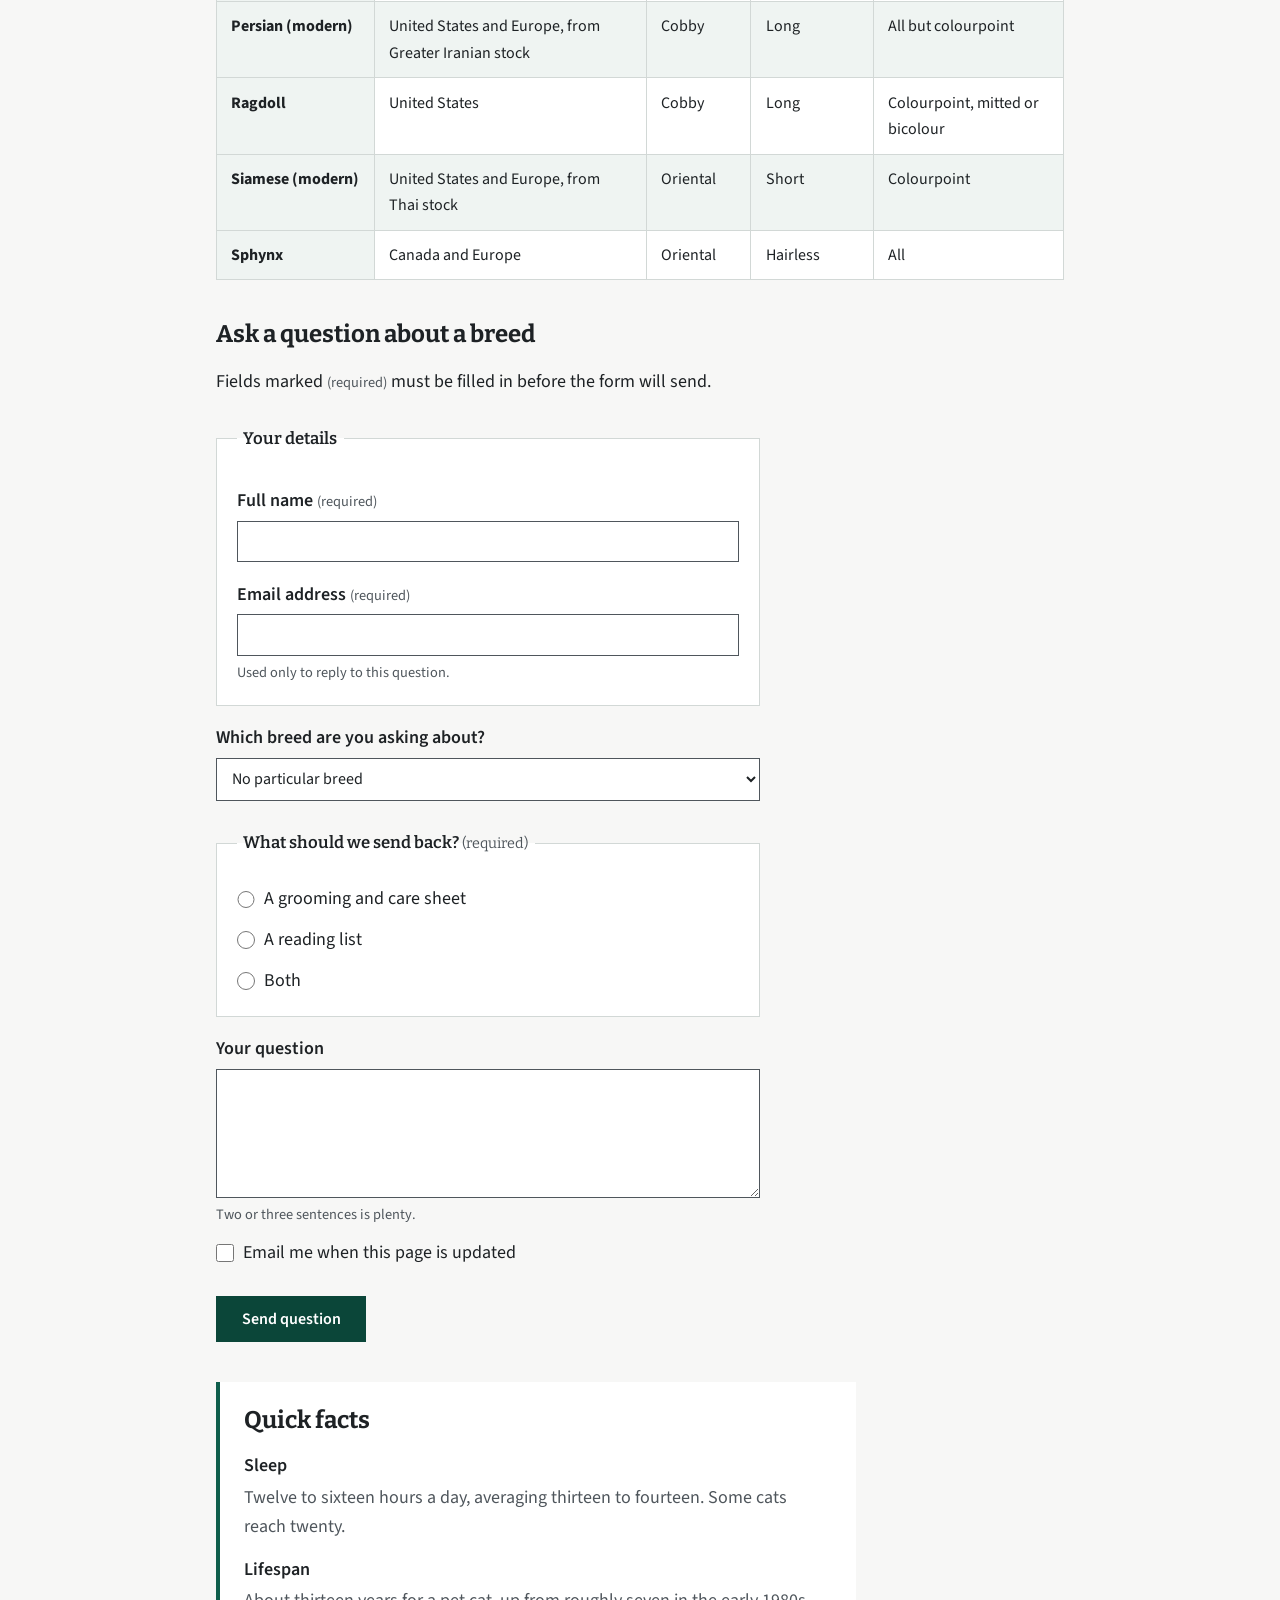
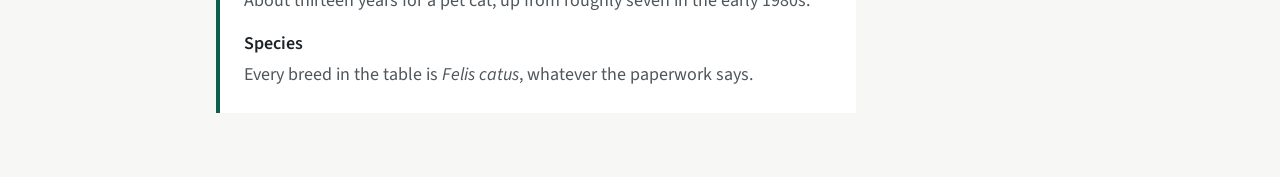
<file: Screen-Reader-Tables/index.html>
<!DOCTYPE html>
<html lang="en">
<head>
  <meta charset="utf-8">
  <meta name="viewport" content="width=device-width, initial-scale=1">
  <title>Domestic Cat Breeds</title>
  <meta name="description" content="A short reference on domestic cat breeds: what a breed is, how the registries disagree, and seven breeds compared by origin, body type and coat.">
  <link rel="icon" type="image/svg+xml" href="data:image/svg+xml,%3Csvg%20xmlns='http://www.w3.org/2000/svg'%20viewBox='0%200%2064%2064'%3E%3Crect%20width='64'%20height='64'%20rx='12'%20fill='%230f5e4c'/%3E%3Cg%20fill='none'%20stroke='%23fff'%20stroke-width='4'%20stroke-linecap='round'%20stroke-linejoin='round'%3E%3Cpath%20d='M18%2026%20L19%2011%20L28%2020'/%3E%3Cpath%20d='M46%2026%20L45%2011%20L36%2020'/%3E%3Ccircle%20cx='32'%20cy='34'%20r='15'/%3E%3C/g%3E%3Ccircle%20cx='26'%20cy='31'%20r='2.6'%20fill='%23fff'/%3E%3Ccircle%20cx='38'%20cy='31'%20r='2.6'%20fill='%23fff'/%3E%3C/svg%3E">
  <link rel="preconnect" href="https://fonts.googleapis.com">
  <link rel="preconnect" href="https://fonts.gstatic.com" crossorigin>
  <link rel="stylesheet" href="https://fonts.googleapis.com/css2?family=Bitter:wght@600;700&amp;family=Source+Sans+3:ital,wght@0,400;0,600;1,400&amp;display=swap">
  <link rel="stylesheet" href="https://fonts.googleapis.com/icon?family=Material+Icons">
  <link rel="stylesheet" href="styles.css">
</head>

<body>

  <a class="skip-link" href="#main-content">Skip to main content</a>

  <header>
    <p class="mark">
      <span class="material-icons" aria-hidden="true">pets</span>
      Cat Breed Reference
    </p>

    <h1>Domestic Cat Breeds</h1>
    <p class="tagline">What a breed is, and how seven of them compare.</p>

    <nav aria-labelledby="nav-heading">
      <h2 id="nav-heading" class="visually-hidden">Sections of this page</h2>
      <ul>
        <li><a href="#definition">What a breed is</a></li>
        <li><a href="#comparison">Breed comparison</a></li>
        <li><a href="#enquiry">Ask a question</a></li>
        <li><a href="#quick-facts">Quick facts</a></li>
      </ul>
    </nav>
  </header>

  <main id="main-content">

    <article id="definition" aria-labelledby="definition-heading">
      <h2 id="definition-heading">A breed is a paperwork category</h2>

      <p>
        Every cat on this page belongs to one species, <i>Felis catus</i>, named by
        Carl Linnaeus in <time datetime="1758">1758</time>. The breeds below are
        categories that people created and still maintain. A breed standard is a
        written description of coat, body shape and temperament, and an organisation
        decides which cats meet it.
      </p>

      <figure>
        <svg viewBox="0 0 160 145" role="img" aria-labelledby="cat-art-title">
          <title id="cat-art-title">Line drawing of a seated cat facing forward, with its tail curled out to one side</title>
          <g fill="none" stroke="currentColor" stroke-width="3" stroke-linecap="round" stroke-linejoin="round">
            <path d="M59 39 L60 14 L71 30"></path>
            <path d="M101 39 L100 14 L89 30"></path>
            <circle cx="80" cy="54" r="26"></circle>
            <path d="M62 74 C50 92 46 112 48 126 L112 126 C114 112 110 92 98 74"></path>
            <path d="M112 126 C136 126 146 112 138 98"></path>
            <path d="M80 58 l-4 5 M80 58 l4 5"></path>
            <path d="M57 56 H41 M57 63 H43 M103 56 H119 M103 63 H117"></path>
          </g>
          <circle cx="71" cy="50" r="2.6" fill="currentColor"></circle>
          <circle cx="89" cy="50" r="2.6" fill="currentColor"></circle>
        </svg>
        <figcaption>
          Body shape is the first thing a judge assesses. The outline above sits in
          the semi-foreign range, between stocky and elongated.
        </figcaption>
      </figure>

      <section>
        <h3>Two registries and two answers</h3>
        <p>
          The <abbr title="Cat Fanciers' Association">CFA</abbr>, founded in
          <time datetime="1906">1906</time>, accepts 42 breeds in its Championship
          Class. The <abbr title="The International Cat Association">TICA</abbr>,
          founded in <time datetime="1979">1979</time>, recognises 73. The same cat
          can hold a title under one registry and count as an unregistered housecat
          under the other. The two organisations draw the line in different places.
        </p>
      </section>

      <section>
        <h3>Reading the comparison table</h3>
        <p>
          Two columns in the table use terms from the registry standards
          instead of normal/standard English words. Their meanings are listed here.
        </p>

        <details>
          <summary>
            <span class="material-icons" aria-hidden="true">menu_book</span>
            What the body type words mean
          </summary>
          <dl>
            <dt><dfn>Cobby</dfn></dt>
            <dd>Short and compact, with heavy bone and a broad chest. The Persian is the usual example.</dd>

            <dt><dfn>Oriental</dfn></dt>
            <dd>Long, fine-boned and tubular, with a wedge-shaped head. Siamese and Sphynx sit here.</dd>

            <dt><dfn>Semi-foreign</dfn></dt>
            <dd>Between cobby and oriental, moderate in every direction.</dd>

            <dt><dfn>Large</dfn></dt>
            <dd>Substantially bigger than the average cat rather than differently proportioned.</dd>
          </dl>
        </details>
      </section>
    </article>

    <section id="comparison" aria-labelledby="comparison-heading">
      <h2 id="comparison-heading">Seven breeds compared</h2>
      <p>
        Origin is where the breed was developed, which is often not where its
        foundation cats came from.
      </p>

      <div class="table-scroll" role="region" aria-label="Breed comparison table" tabindex="0">
        <table>
          <caption>Seven cat breeds by origin, body type, coat length and coat pattern</caption>
          <thead>
            <tr>
              <th scope="col">Breed</th>
              <th scope="col">Location of origin</th>
              <th scope="col">Body type</th>
              <th scope="col">Coat length</th>
              <th scope="col">Coat pattern</th>
            </tr>
          </thead>
          <tbody>
            <tr>
              <th scope="row">Abyssinian</th>
              <td>Afro-Asia, likely Ethiopia</td>
              <td>Semi-foreign</td>
              <td>Short</td>
              <td>Ticked tabby</td>
            </tr>
            <tr>
              <th scope="row">Bengal</th>
              <td>United States, from Asian foundation stock</td>
              <td>Large</td>
              <td>Short</td>
              <td>Spotted, marbled or rosetted</td>
            </tr>
            <tr>
              <th scope="row">Maine Coon</th>
              <td>United States</td>
              <td>Large</td>
              <td>Semi-long to long</td>
              <td>All Western</td>
            </tr>
            <tr>
              <th scope="row">Persian (modern)</th>
              <td>United States and Europe, from Greater Iranian stock</td>
              <td>Cobby</td>
              <td>Long</td>
              <td>All but colourpoint</td>
            </tr>
            <tr>
              <th scope="row">Ragdoll</th>
              <td>United States</td>
              <td>Cobby</td>
              <td>Long</td>
              <td>Colourpoint, mitted or bicolour</td>
            </tr>
            <tr>
              <th scope="row">Siamese (modern)</th>
              <td>United States and Europe, from Thai stock</td>
              <td>Oriental</td>
              <td>Short</td>
              <td>Colourpoint</td>
            </tr>
            <tr>
              <th scope="row">Sphynx</th>
              <td>Canada and Europe</td>
              <td>Oriental</td>
              <td>Hairless</td>
              <td>All</td>
            </tr>
          </tbody>
        </table>
      </div>
    </section>

    <section id="enquiry" aria-labelledby="enquiry-heading">
      <h2 id="enquiry-heading">Ask a question about a breed</h2>
      <p>
        Fields marked <span class="req">(required)</span> must be filled in
        before the form will send.
      </p>

      <form action="#" method="post">

        <fieldset>
          <legend>Your details</legend>

          <p class="field">
            <label for="full-name">Full name <span class="req">(required)</span></label>
            <input type="text" id="full-name" name="full-name" autocomplete="name" required>
          </p>

          <p class="field">
            <label for="email">Email address <span class="req">(required)</span></label>
            <input type="email" id="email" name="email" autocomplete="email"
                   aria-describedby="email-hint" required>
            <span class="hint" id="email-hint">Used only to reply to this question.</span>
          </p>
        </fieldset>

        <p class="field">
          <label for="breed">Which breed are you asking about?</label>
          <select id="breed" name="breed">
            <option value="">No particular breed</option>
            <optgroup label="Short coat">
              <option value="abyssinian">Abyssinian</option>
              <option value="bengal">Bengal</option>
              <option value="siamese">Siamese</option>
            </optgroup>
            <optgroup label="Long coat">
              <option value="maine-coon">Maine Coon</option>
              <option value="persian">Persian</option>
              <option value="ragdoll">Ragdoll</option>
            </optgroup>
            <optgroup label="Hairless">
              <option value="sphynx">Sphynx</option>
            </optgroup>
          </select>
        </p>

        <fieldset>
          <legend>What should we send back? <span class="req">(required)</span></legend>

          <p class="choice">
            <input type="radio" id="send-care" name="send" value="care-sheet" required>
            <label for="send-care">A grooming and care sheet</label>
          </p>
          <p class="choice">
            <input type="radio" id="send-reading" name="send" value="reading-list">
            <label for="send-reading">A reading list</label>
          </p>
          <p class="choice">
            <input type="radio" id="send-both" name="send" value="both">
            <label for="send-both">Both</label>
          </p>
        </fieldset>

        <p class="field">
          <label for="question">Your question</label>
          <textarea id="question" name="question" rows="5"
                    aria-describedby="question-hint"></textarea>
          <span class="hint" id="question-hint">Two or three sentences is plenty.</span>
        </p>

        <p class="choice">
          <input type="checkbox" id="notify" name="notify" value="yes">
          <label for="notify">Email me when this page is updated</label>
        </p>

        <button type="submit">Send question</button>
      </form>
    </section>

    <aside id="quick-facts" aria-labelledby="quick-facts-heading">
      <h2 id="quick-facts-heading">Quick facts</h2>
      <dl>
        <dt>Sleep</dt>
        <dd>Twelve to sixteen hours a day, averaging thirteen to fourteen. Some cats reach twenty.</dd>

        <dt>Lifespan</dt>
        <dd>About thirteen years for a pet cat, up from roughly seven in the early 1980s.</dd>

        <dt>Species</dt>
        <dd>Every breed in the table is <i>Felis catus</i>, whatever the paperwork says.</dd>
      </dl>
    </aside>

  </main>

</body>
</html>
</file>
<file: styles.css>
* {
  box-sizing: border-box;
}

body {
  margin: 0;
  background: #1a1a1c;
  color: #ffffff;
  font-family: Roboto, system-ui, Arial, sans-serif;
  font-size: 1.125rem;
  line-height: 1.6;
}

a { color: #8fb0ff; }

:focus-visible {
  outline: 3px solid #8fb0ff;
  outline-offset: 3px;
}

.skip-link {
  position: fixed;
  top: 0;
  left: 1.5rem;
  z-index: 1;
  padding: 0.75rem 1.4rem;
  background: #8fb0ff;
  color: #11131a;
  font-weight: 700;
  text-decoration: none;
  transform: translateY(-110%);
  transition: transform 0.18s ease-out;
}

.skip-link:focus { transform: translateY(0); }

@media (prefers-reduced-motion: reduce) {
  .skip-link { transition: none; }
}

.visually-hidden {
  position: absolute;
  width: 1px;
  height: 1px;
  overflow: hidden;
  clip-path: inset(50%);
  white-space: nowrap;
}

header, main {
  max-width: 60rem;
  margin: 0 auto;
  padding: 0 20px;
}

header { padding-top: 64px; }
main { padding-bottom: 80px; }

h1 {
  margin: 0;
  font-size: 2rem;
  letter-spacing: -0.02em;
  line-height: 1.15;
}

.role {
  margin: 6px 0 0;
  color: #9a9aa2;
}

h2 {
  margin: 48px 0 20px;
  font-size: 0.85rem;
  letter-spacing: 0.12em;
  text-transform: uppercase;
  color: #9a9aa2;
}

nav {
  margin-top: 32px;
  border-top: 1px solid #35353c;
  border-bottom: 1px solid #35353c;
}

nav ul {
  display: flex;
  flex-wrap: wrap;
  gap: 0 2rem;
  margin: 0;
  padding: 0;
  list-style: none;
}

nav a {
  display: block;
  padding: 16px 0;
  border-bottom: 3px solid transparent;
  color: #ffffff;
  font-weight: 500;
  text-decoration: none;
}

nav a:hover, nav a:focus {
  border-bottom-color: #8fb0ff;
  color: #8fb0ff;
  text-decoration: underline;
}

.about {
  display: grid;
  gap: 28px;
}

.portrait {
  width: 160px;
  height: 160px;
  border: 1px solid #35353c;
  border-radius: 50%;
  object-fit: cover;
}

.bio p { max-width: 62ch; margin: 0 0 1em; }
.bio p:last-child { margin-bottom: 0; }

@media (min-width: 42rem) {
  .about {
    grid-template-columns: auto 1fr;
    gap: 40px;
  }
}
</file>
<file: bengal-cat-wikipedia/css/styles.css>
:root {
  --ink: #202122;
  --ink-soft: #54595d;
  --paper: #ffffff;
  --panel: #f8f9fa;
  --rule: #c8ccd1;
  --accent: #8a4b0f;
  --accent-light: #f6ecdf;
  --link: #3366cc;
  --link-visited: #6b4ba1;
}

/* Hide only visually, but have it available for screen readers: */
.sr-only {
  border: 0;
  clip: rect(0, 0, 0, 0);
  height: 1px;
  margin: -1px;
  overflow: hidden;
  padding: 0;
  position: absolute;
  white-space: nowrap;
  width: 1px;
}

*,
*::before,
*::after {
  box-sizing: border-box;
}

html {
  scroll-behavior: smooth;
  scroll-padding-top: 1rem;
}

body {
  margin: 0;
  background: var(--paper);
  color: var(--ink);
  font-family: Georgia, "Times New Roman", serif;
  font-size: 1.0625rem;
  line-height: 1.65;
  display: grid;
  grid-template-columns: minmax(0, 1fr);
  grid-template-areas:
    "header"
    "nav"
    "main";
}

a { color: var(--link); }
a:visited { color: var(--link-visited); }
a:focus-visible { outline: 3px solid var(--accent); outline-offset: 2px; }

img {
  display: block;
  max-width: 100%;
  height: auto;
}

.site-header {
  grid-area: header;
  padding: 1.25rem 1rem 0;
}

.site-header h1 {
  margin: 0;
  padding-bottom: 0.15rem;
  border-bottom: 1px solid #a2a9b1;
  font-family: "Linux Libertine", Georgia, "Times New Roman", serif;
  font-size: 1.8rem;
  font-weight: normal;
  line-height: 1.375;
}

.toc {
  grid-area: nav;
  margin: 1.5rem 1rem 0;
  padding: 1rem 1.25rem;
  background: var(--panel);
  border: 1px solid var(--rule);
  font-family: system-ui, -apple-system, "Segoe UI", sans-serif;
  font-size: 0.9375rem;
  line-height: 1.5;
}

.toc h2 {
  margin: 0 0 0.5rem;
  font-size: 1.05rem;
  font-family: inherit;
  border: 0;
}

.toc ol {
  margin: 0;
  padding-left: 1.25rem;
}

.toc ol ol {
  padding-left: 1rem;
  list-style: lower-alpha;
}

.toc ol ol ol {
  list-style: lower-roman;
}

.toc a { text-decoration: none; }
.toc a:hover { text-decoration: underline; }

main {
  grid-area: main;
  padding: 1rem;
  max-width: 72rem;
  width: 100%;
  margin: 0 auto;
}

main h2 {
  font-size: 1.6rem;
  font-weight: normal;
  margin: 2.5rem 0 0.75rem;
  padding-bottom: 0.2rem;
  border-bottom: 1px solid var(--rule);
  display: flow-root;
}

main h3 {
  font-size: 1.2rem;
  margin: 1.75rem 0 0.5rem;
  font-family: system-ui, -apple-system, "Segoe UI", sans-serif;
}

main h4 {
  font-size: 1.05rem;
  margin: 1.25rem 0 0.5rem;
  font-family: system-ui, -apple-system, "Segoe UI", sans-serif;
}

section {
  scroll-margin-top: 1rem;
}

.infobox {
  margin: 1.5rem 0;
  padding: 0.75rem;
  background: var(--panel);
  border: 1px solid var(--rule);
  font-family: system-ui, -apple-system, "Segoe UI", sans-serif;
  font-size: 0.9rem;
  line-height: 1.45;
}

.infobox h2 {
  margin: 0 0 0.75rem;
  padding: 0.4rem;
  background: var(--accent-light);
  border: 0;
  font-size: 1.15rem;
  font-weight: bold;
  text-align: center;
  font-family: inherit;
}

.infobox figure {
  margin: 0 0 0.75rem;
}

.infobox figcaption {
  text-align: center;
}

.infobox dl {
  display: grid;
  grid-template-columns: 7.5rem minmax(0, 1fr);
  gap: 0.4rem 0.75rem;
  margin: 0;
}

.infobox dt { font-weight: bold; }
.infobox dd { margin: 0; }

figure {
  margin: 1rem 0;
}

figure img {
  border: 1px solid var(--rule);
}

figcaption {
  margin-top: 0.35rem;
  font-family: system-ui, -apple-system, "Segoe UI", sans-serif;
  font-size: 0.85rem;
  line-height: 1.4;
  color: var(--ink-soft);
}

@media (min-width: 48em) {
  .infobox {
    float: right;
    width: 18rem;
    margin: 0 0 1rem 1.5rem;
  }

  .figure-right {
    float: right;
    clear: right;
    width: 16rem;
    margin: 0.25rem 0 1rem 1.5rem;
  }

}

@media (min-width: 70em) {
  body {
    grid-template-columns: 17rem minmax(0, 1fr);
    grid-template-areas:
      "header header"
      "nav    main";
  }

  .toc {
    align-self: start;
    position: sticky;
    top: 1rem;
    max-height: calc(100vh - 2rem);
    overflow-y: auto;
    margin: 1.5rem 0 0 1rem;
  }

  main {
    padding: 1rem 2rem;
  }
}

@media (prefers-reduced-motion: reduce) {
  html { scroll-behavior: auto; }
}
</file>
<file: big-cats-css-layout/styles.css>
* {
  box-sizing: border-box;
}

body {
  display: grid;
  grid-template-areas:
    "header"
    "nav"
    "main"
    "facts"
    "species"
    "footer";
  gap: 1px;
  margin: 0;
  background: #dfd8d3;
  color: #2a231d;
  font-family: Karla, system-ui, Arial, sans-serif;
  font-size: 1.0625rem;
  line-height: 1.65;
}

header, main, aside, footer {
  padding: 28px 24px;
  background: #f9f7f6;
}

header  { grid-area: header; }
nav     { grid-area: nav; }
main    { grid-area: main; }
footer  { grid-area: footer; }

#facts {
  grid-area: facts;
  background: #f7ece3;
}

#species {
  grid-area: species;
  background: #e5eef5;
}

h1, h2 {
  margin: 0 0 0.6em;
  font-family: "Zilla Slab", Georgia, serif;
  line-height: 1.2;
}

h1 { font-size: 2.1rem; color: #683a12; }
h2 { font-size: 1.3rem; color: #683a12; }

p { margin: 0 0 1em; max-width: 68ch; }
p:last-child { margin-bottom: 0; }

main section + section { margin-top: 1.8rem; }

a { color: #113b5f; }

a:hover { color: #185081; }

:focus-visible {
  outline: 3px solid #185081;
  outline-offset: 3px;
}

.skip-link {
  position: fixed;
  top: 0;
  left: 1.5rem;
  z-index: 1;
  padding: 0.75rem 1.4rem;
  background: #113b5f;
  color: #ffffff;
  font-weight: 700;
  text-decoration: none;
  transform: translateY(-110%);
  transition: transform 0.18s ease-out;
}

.skip-link:focus { transform: translateY(0); }

@media (prefers-reduced-motion: reduce) {
  .skip-link { transition: none; }
}

.visually-hidden {
  position: absolute;
  width: 1px;
  height: 1px;
  overflow: hidden;
  clip-path: inset(50%);
  white-space: nowrap;
}

.kicker {
  margin: 0 0 0.3em;
  font-weight: 700;
  letter-spacing: 0.14em;
  text-transform: uppercase;
  font-size: 0.78rem;
  color: #655b53;
}

.tagline {
  font-size: 1.15rem;
  color: #655b53;
}

nav { background: #683a12; }

nav ul {
  display: flex;
  flex-direction: column;
  margin: 0;
  padding: 0;
  list-style: none;
}

nav a {
  display: block;
  min-height: 48px;
  padding: 14px 24px;
  border-bottom: 1px solid #915018;
  color: #ffffff;
  font-weight: 700;
  text-decoration: none;
}

nav li:last-child a { border-bottom: 0; }

nav a:hover,
nav a:focus {
  background: #915018;
  color: #ffffff;
  text-decoration: underline;
}

aside dl { margin: 0; }

aside dt {
  margin-top: 0.9em;
  font-weight: 700;
}

aside dt:first-of-type { margin-top: 0; }

aside dd {
  margin: 0;
  color: #655b53;
}

@media (min-width: 48rem) {
  body {
    grid-template-areas:
      "header  header"
      "nav     nav"
      "main    main"
      "facts   species"
      "footer  footer";
    grid-template-columns: 1fr 1fr;
  }

  nav ul { flex-direction: row; flex-wrap: wrap; }

  nav a {
    border-bottom: 0;
    border-right: 1px solid #915018;
  }

  header, main, aside, footer { padding: 36px 32px; }
}

@media (min-width: 64rem) {
  body {
    grid-template-areas:
      "header  header  header"
      "nav     nav     nav"
      "facts   main    species"
      "footer  footer  footer";
    grid-template-columns: 17rem 1fr 17rem;
  }

  h1 { font-size: 2.6rem; }
}
</file>
<file: black-cat-wikipedia/css/style.css>
body {
  max-width: 50em;
  margin: 0 auto;
  padding: 1em 1.5em;
  font-family: Arial, Helvetica, sans-serif;
  font-size: 100%;
  line-height: 1.6;
  color: #222222;
  background-color: #ffffff;
}

img {
  max-width: 100%;
  height: auto;
}
</file>
<file: Screen-Reader-Tables/styles.css>
* {
  box-sizing: border-box;
}

body {
  max-width: 56rem;
  margin: 0 auto;
  padding: 2rem 1.5rem 4rem;
  background: #f7f7f6;
  color: #1e2225;
  font-family: "Source Sans 3", system-ui, Arial, sans-serif;
  font-size: 1.125rem;
  line-height: 1.65;
}

h1, h2, h3 {
  font-family: Bitter, Georgia, serif;
  line-height: 1.2;
}

h1 { font-size: 2.25rem; margin: 0.2em 0 0; }
h2 { font-size: 1.5rem; margin: 2.5rem 0 0.6rem; }
h3 { font-size: 1.2rem; margin: 1.8rem 0 0.5rem; }

p { max-width: 68ch; }

a { color: #0b4639; }
a:hover { color: #0f5e4c; }

:focus-visible {
  outline: 3px solid #0f5e4c;
  outline-offset: 2px;
}

.skip-link {
  position: fixed;
  top: 0;
  left: 1.5rem;
  z-index: 1;
  padding: 0.7rem 1.4rem;
  background: #fff;
  color: #0b4639;
  border: 2px solid #0f5e4c;
  border-top: 0;
  font-weight: 600;
  text-decoration: none;
  transform: translateY(-110%);
  transition: transform 0.18s ease-out;
}

.skip-link:focus { transform: translateY(0); }

@media (prefers-reduced-motion: reduce) {
  .skip-link { transition: none; }
}

.visually-hidden {
  position: absolute;
  width: 1px;
  height: 1px;
  overflow: hidden;
  clip-path: inset(50%);
  white-space: nowrap;
}

header {
  padding-bottom: 0.5rem;
  border-bottom: 1px solid #d2d8d6;
}

.mark {
  display: flex;
  align-items: center;
  gap: 0.4rem;
  margin: 0;
  font-size: 0.85rem;
  font-weight: 600;
  letter-spacing: 0.08em;
  text-transform: uppercase;
  color: #4f565c;
}

.tagline {
  margin: 0.4rem 0 1.5rem;
  font-size: 1.15rem;
  color: #4f565c;
}

nav ul {
  display: flex;
  flex-wrap: wrap;
  gap: 0 1.75rem;
  margin: 0;
  padding: 0;
  list-style: none;
}

nav a {
  display: inline-block;
  padding: 0.7rem 0;
  border-bottom: 3px solid transparent;
  font-weight: 600;
  text-decoration: none;
}

nav a:hover, nav a:focus {
  border-bottom-color: #0f5e4c;
  text-decoration: underline;
}

.material-icons { font-size: 1.2rem; color: #0f5e4c; }
summary .material-icons { vertical-align: -0.22em; }

figure, details, fieldset {
  background: #fff;
  border: 1px solid #d2d8d6;
}

figure {
  max-width: 24rem;
  margin: 2rem 0;
  padding: 1.25rem 1.5rem;
}

figure svg {
  display: block;
  width: 9rem;
  height: auto;
  margin: 0 auto;
  color: #0f5e4c;
}

figcaption {
  margin-top: 0.9rem;
  font-size: 0.95rem;
  line-height: 1.5;
  color: #4f565c;
}

dfn { font-style: normal; font-weight: 600; }

dl { margin: 1rem 0 0; }
dt { margin-top: 0.8rem; font-weight: 600; }
dd { margin: 0.1rem 0 0; color: #4f565c; }

details {
  max-width: 68ch;
  margin-top: 1rem;
  padding: 0.9rem 1.2rem;
}

summary { font-weight: 600; cursor: pointer; }

.table-scroll { margin-top: 1.25rem; overflow-x: auto; }

table {
  width: 100%;
  border-collapse: collapse;
  background: #fff;
  font-size: 1rem;
}

caption {
  margin-bottom: 0.7rem;
  font-size: 0.95rem;
  font-style: italic;
  text-align: left;
  color: #4f565c;
}

th, td {
  padding: 0.7rem 0.9rem;
  border: 1px solid #d2d8d6;
  text-align: left;
  vertical-align: top;
}

thead th {
  background: #e4ebe8;
  font-family: Bitter, Georgia, serif;
  font-size: 0.95rem;
}

tbody th { background: #eff4f2; white-space: nowrap; }
tbody tr:nth-child(even) td { background: #eff4f2; }

form { max-width: 34rem; margin-top: 1.5rem; }

fieldset {
  margin: 1.75rem 0 0;
  padding: 1rem 1.25rem 1.25rem;
}

legend {
  padding: 0 0.4rem;
  font-family: Bitter, Georgia, serif;
  font-size: 1.05rem;
  font-weight: 600;
}

label { display: block; margin-bottom: 0.3rem; font-weight: 600; }

.field { max-width: none; margin: 1.1rem 0 0; }

input[type="text"],
input[type="email"],
select,
textarea {
  display: block;
  width: 100%;
  padding: 0.55rem 0.7rem;
  background: #fff;
  color: inherit;
  border: 1px solid #4f565c;
  font-family: inherit;
  font-size: 1rem;
}

textarea { resize: vertical; }

.req, .hint { font-size: 0.9rem; font-weight: 400; color: #4f565c; }
.hint { display: block; margin-top: 0.3rem; }

.choice {
  display: flex;
  align-items: flex-start;
  gap: 0.6rem;
  max-width: none;
  margin: 0.7rem 0 0;
}

.choice input { flex: none; width: 1.1rem; height: 1.1rem; margin: 0.4rem 0 0; }
.choice label { margin: 0; font-weight: 400; }

button {
  margin-top: 1.75rem;
  padding: 0.75rem 1.6rem;
  background: #0b4639;
  color: #fff;
  border: 0;
  font-family: inherit;
  font-size: 1rem;
  font-weight: 600;
  cursor: pointer;
}

button:hover { background: #0f5e4c; }

aside {
  max-width: 40rem;
  margin-top: 2.5rem;
  padding: 1.25rem 1.5rem 1.5rem;
  background: #fff;
  border-left: 4px solid #0f5e4c;
}

aside h2 { margin-top: 0.3rem; }
</file>
